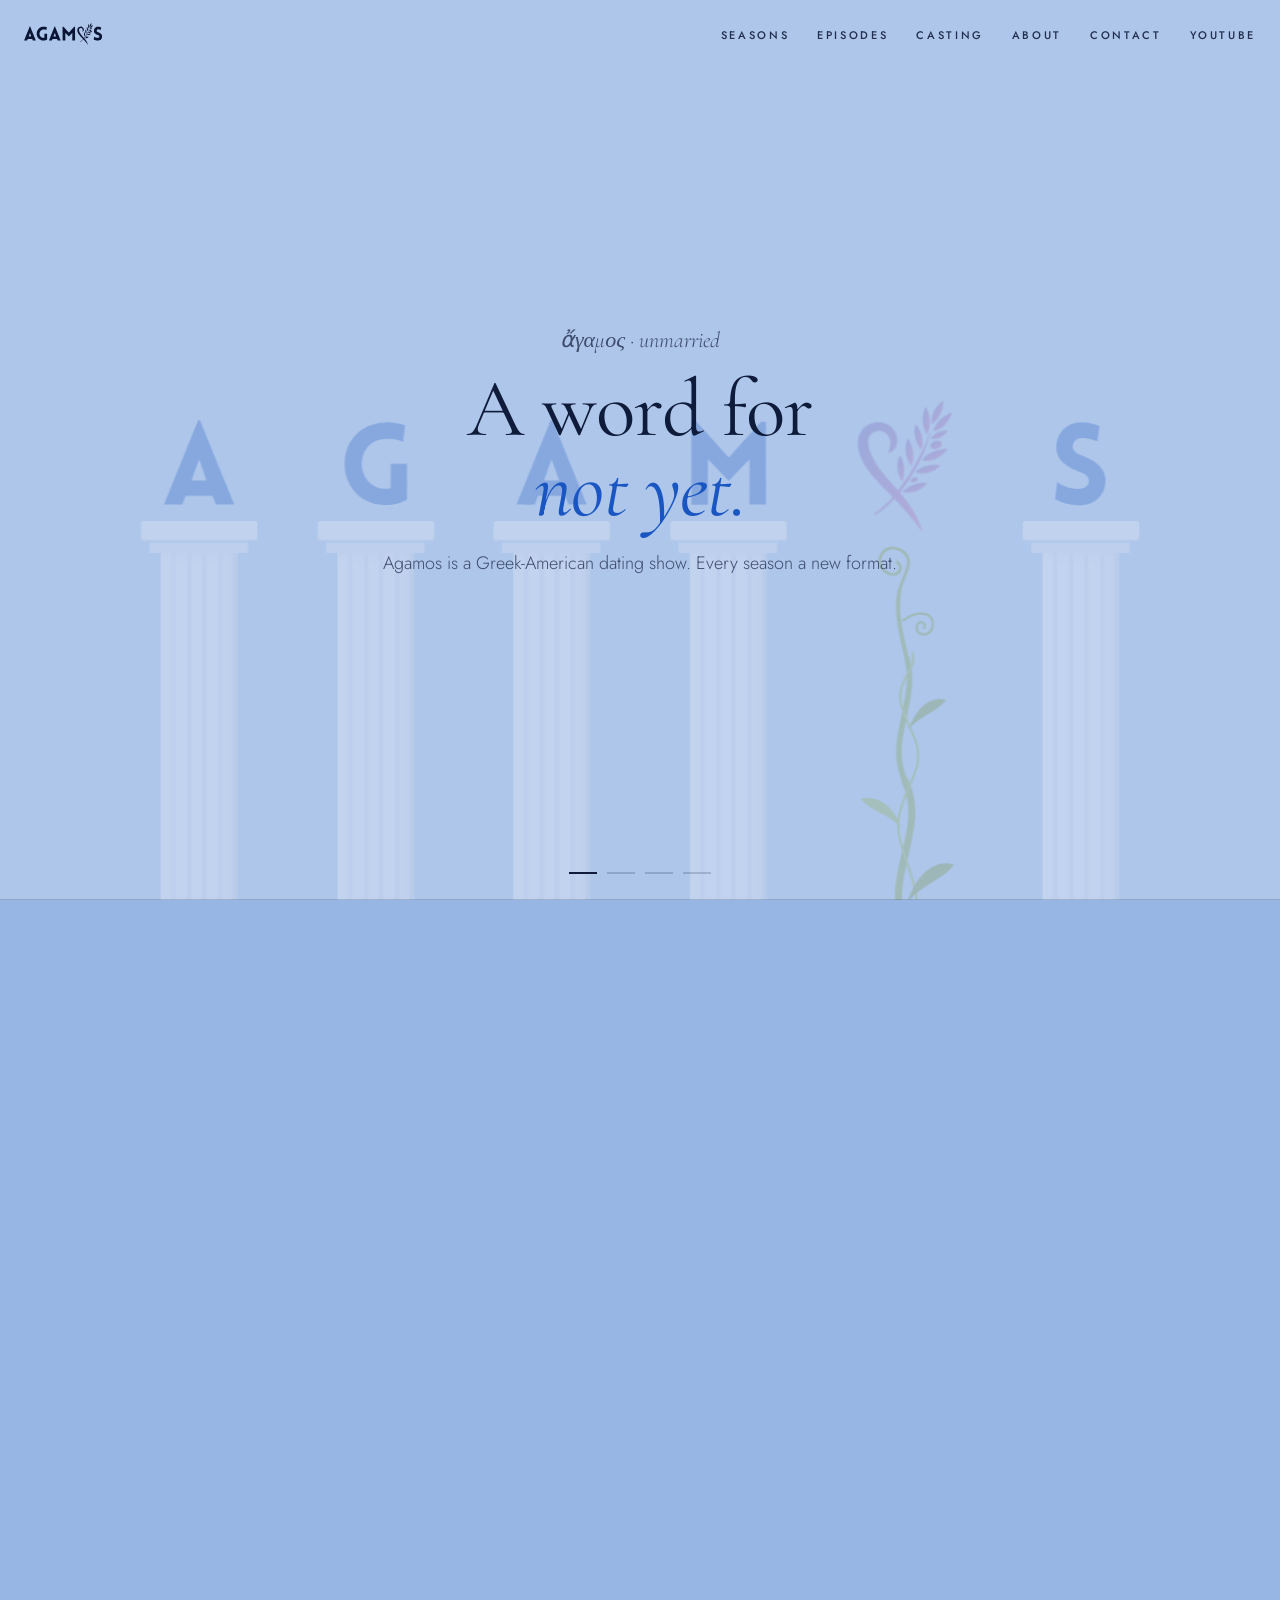
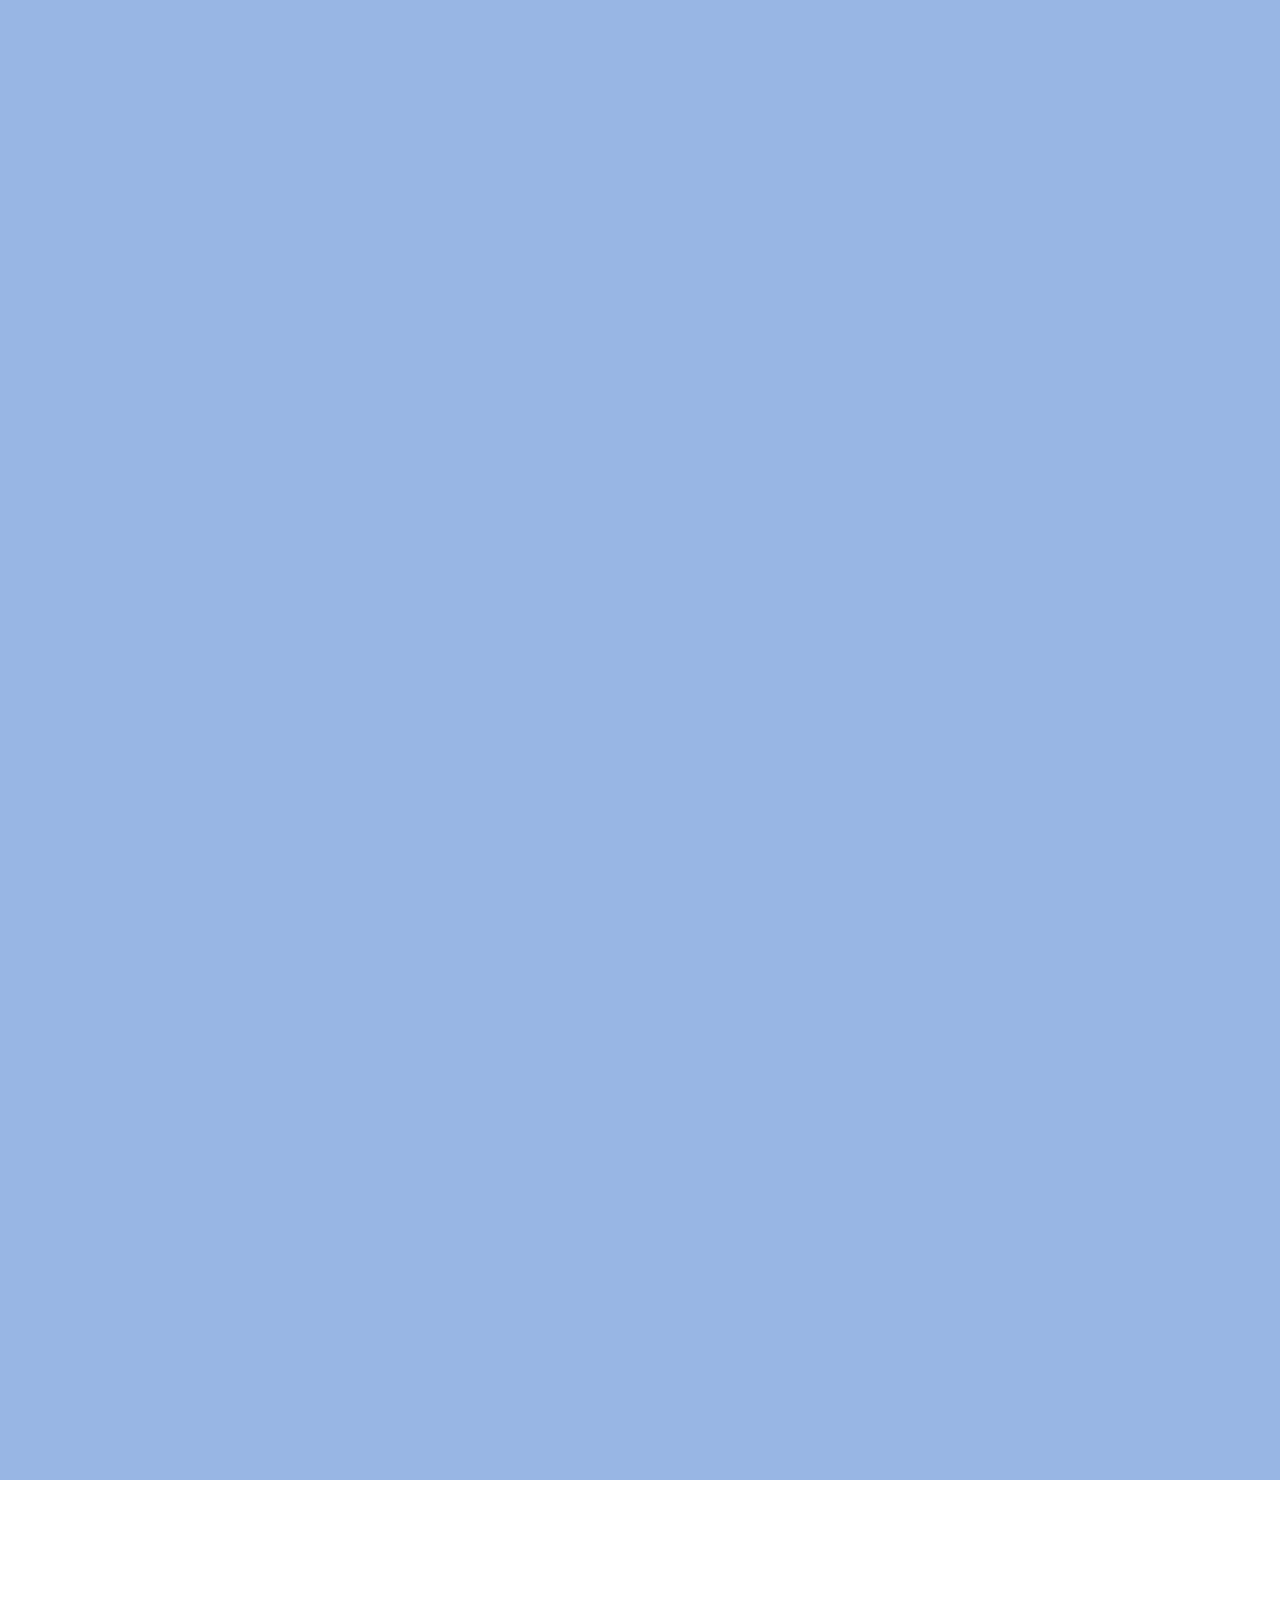
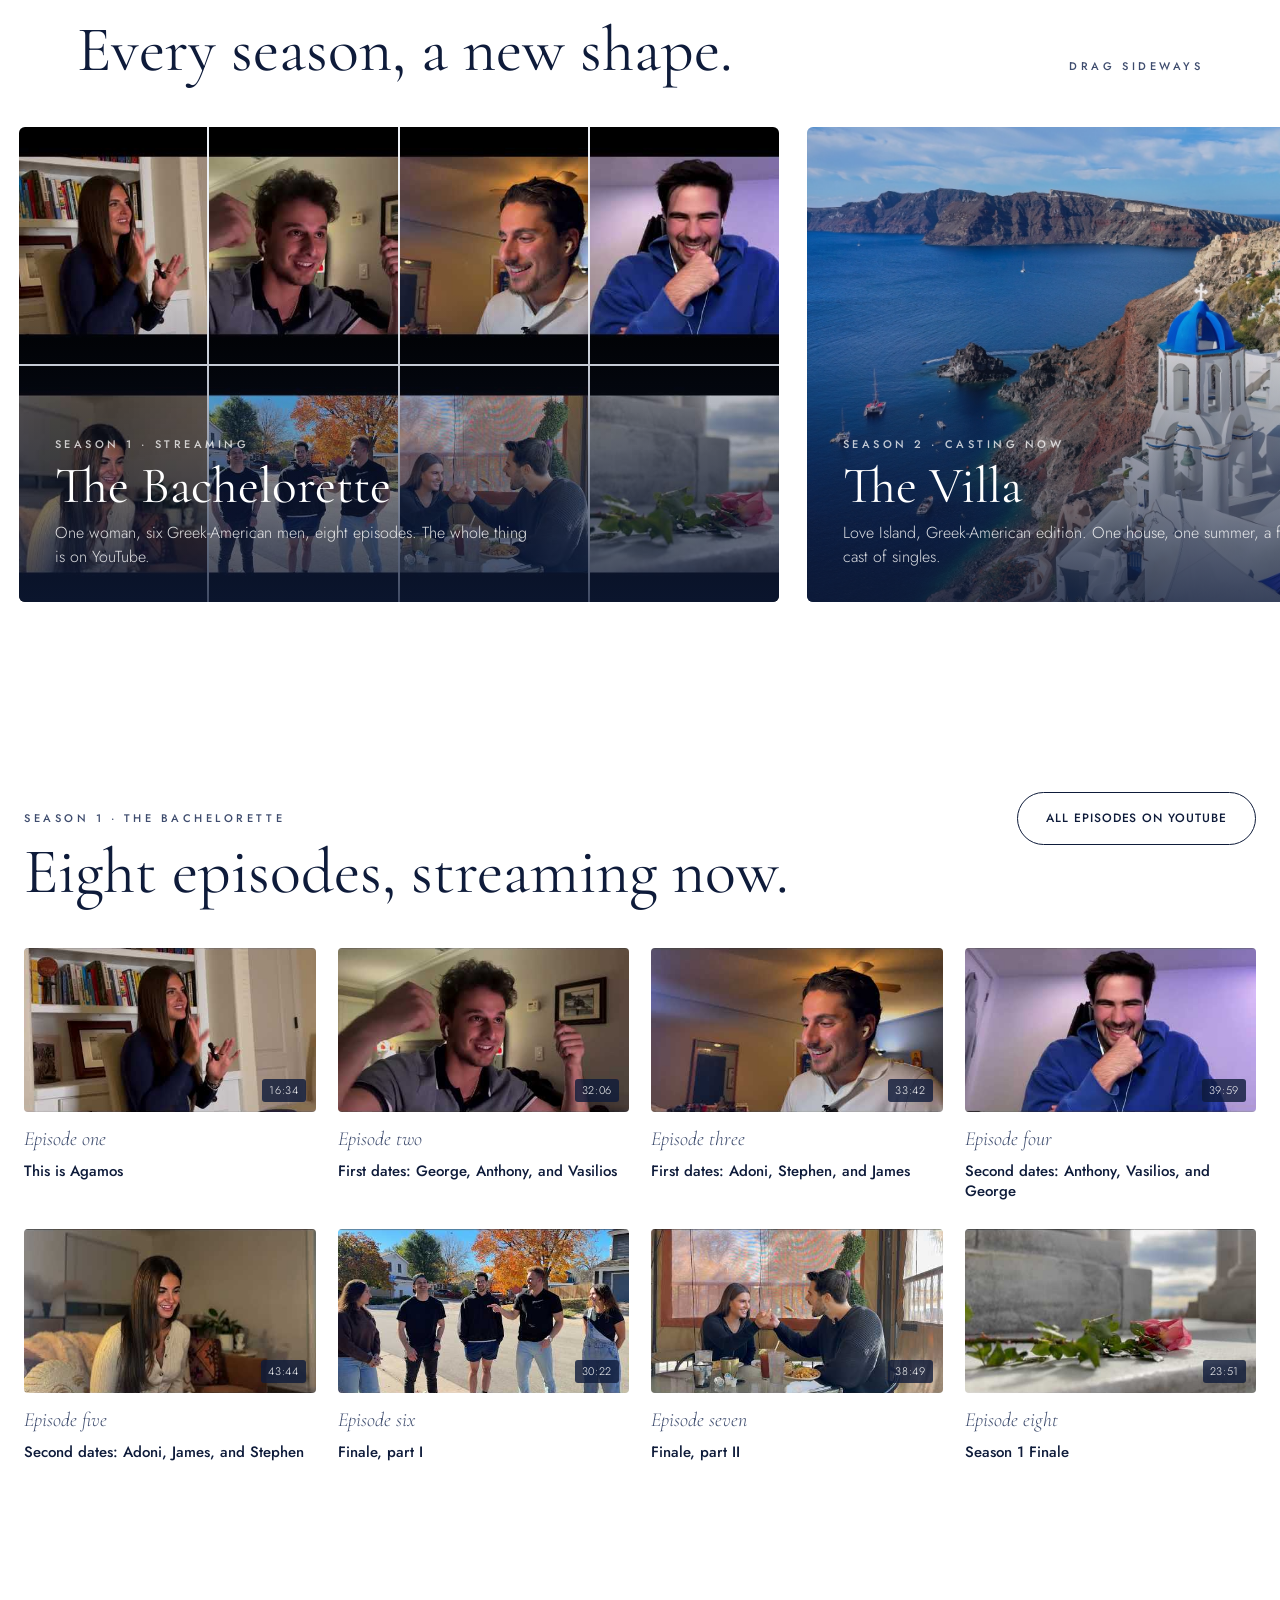
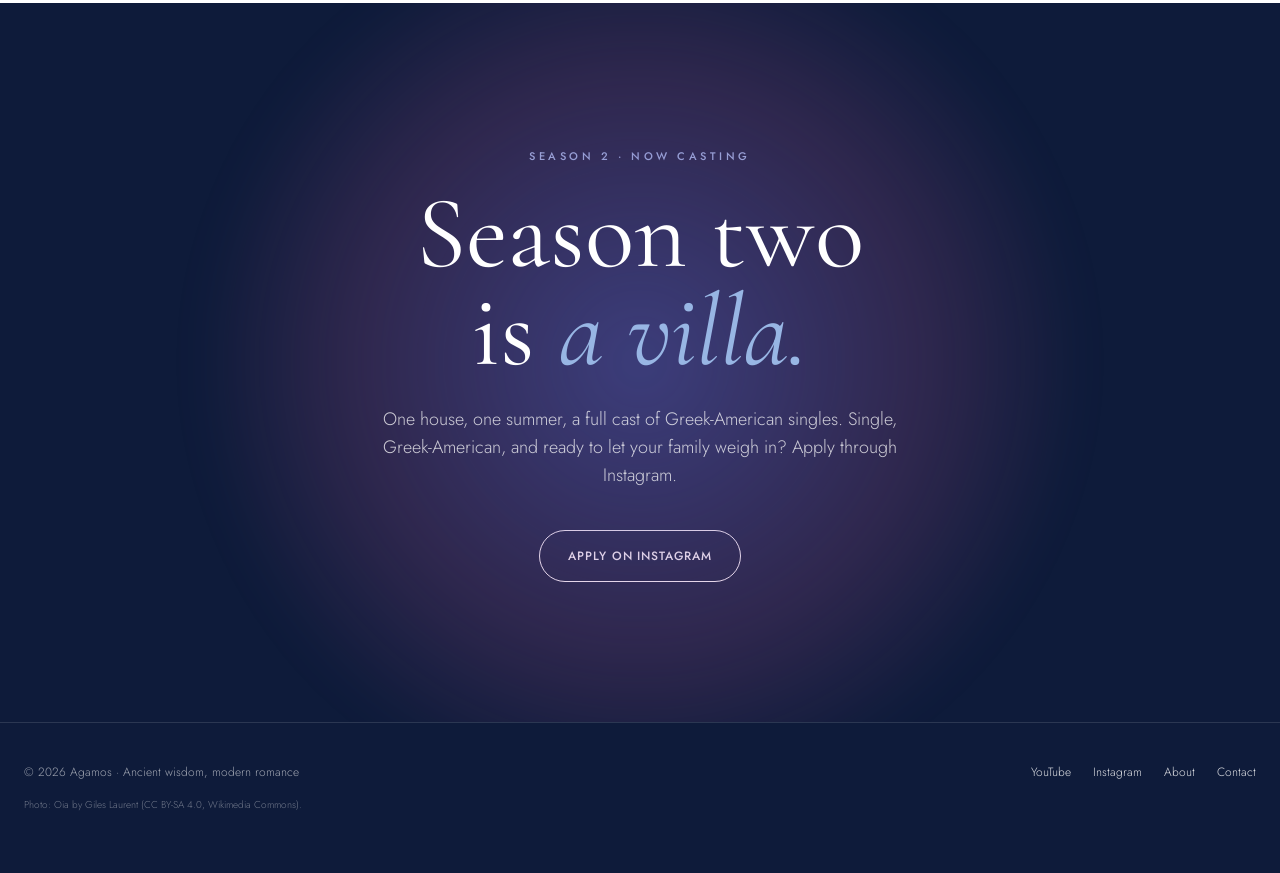
<file: index.html>
<!doctype html>
<html lang="en">
<head>
<meta charset="utf-8">
<meta name="viewport" content="width=device-width, initial-scale=1, viewport-fit=cover">
<meta name="description" content="Agamos is a Greek-American dating show: entertainment, cultural connection, and matchmaking. Season 1 is streaming on YouTube. Season 2 is a villa, casting now.">
<meta property="og:site_name" content="Agamos">
<meta property="og:title" content="Agamos — Ancient wisdom, modern romance">
<meta property="og:description" content="A Greek-American dating show. Season 1 streaming now on YouTube. Season 2 casting.">
<meta property="og:image" content="https://agamos.tv/assets/og.jpg">
<meta property="og:image:width" content="2400">
<meta property="og:image:height" content="1260">
<meta property="og:image:alt" content="AGAMOS spelled out on Greek columns, the O a heart and olive branch on a vine">
<meta name="twitter:card" content="summary_large_image">
<meta name="twitter:title" content="Agamos — Ancient wisdom, modern romance">
<meta name="twitter:description" content="A Greek-American dating show. Season 1 streaming now on YouTube. Season 2 casting.">
<meta name="twitter:image" content="https://agamos.tv/assets/og.jpg">
<meta property="og:url" content="https://agamos.tv/">
<meta property="og:type" content="website">
<link rel="icon" href="assets/mark.svg" type="image/svg+xml">
<link rel="apple-touch-icon" href="assets/logo-square.jpg">
<title>Agamos</title>
<link rel="preconnect" href="https://fonts.googleapis.com">
<link rel="preconnect" href="https://fonts.gstatic.com" crossorigin>
<link rel="stylesheet" href="https://fonts.googleapis.com/css2?family=Jost:wght@300;400;500;600&family=Cormorant+Garamond:ital,wght@0,300;0,400;1,300;1,400&display=swap">
<style>
  :root{
    --sky:#98B6E4; --sky-deep:#7FA3DC; --ink:#0E1B3A; --ink-soft:#3E4C6E; --paper:#FFFFFF; --blue:#1A56C2;
    --marble:#EEF1F6; --line:rgba(14,27,58,.14); --heart:linear-gradient(135deg,#635BB3,#C660A8);
    --sans:"Jost","Futura","Avenir Next",system-ui,sans-serif; --serif:"Cormorant Garamond",Georgia,serif;
  }
  *{box-sizing:border-box} html{scroll-behavior:smooth}
  body{margin:0;background:var(--sky);color:var(--ink);font-family:var(--sans);font-weight:300;line-height:1.55;overflow-x:hidden;-webkit-font-smoothing:antialiased}
  a{color:inherit;text-decoration:none}
  .wrap{width:min(1240px,100% - 48px);margin-inline:auto}
  .eyebrow{text-transform:uppercase;letter-spacing:.32em;font-size:11px;font-weight:500;color:var(--ink-soft)}
  h1,h2,h3{margin:0;font-weight:400}
  .serif{font-family:var(--serif)}
  .btn{display:inline-flex;align-items:center;gap:12px;padding:16px 28px;border:1px solid var(--ink);border-radius:999px;font-weight:500;letter-spacing:.08em;text-transform:uppercase;font-size:12px;transition:background .25s,color .25s,transform .25s}
  .btn:hover{background:var(--ink);color:#fff;transform:translateY(-2px)}
  .btn.solid{background:var(--ink);color:#fff} .btn.solid:hover{background:var(--blue);border-color:var(--blue)}
  .btn.light{border-color:#fff;color:#fff} .btn.light:hover{background:#fff;color:var(--ink)}

  /* nav */
  .nav{position:fixed;top:env(safe-area-inset-top,0px);left:0;right:0;z-index:50;padding:22px 0;mix-blend-mode:multiply}
  .nav .wrap{display:flex;justify-content:space-between;align-items:center}
  .brand{display:block;height:22px} .brand svg{height:22px;width:auto;display:block;fill:var(--ink)}
  .nav ul{display:flex;gap:28px;list-style:none;margin:0;padding:0}
  .nav li a{font-size:11px;letter-spacing:.24em;text-transform:uppercase;font-weight:500;opacity:.85} .nav li a:hover{opacity:1;color:var(--blue)}

  /* hero = the colonnade, animated on load */
  .tag{position:absolute;left:0;right:0;top:12vh;text-align:center;opacity:0;transform:translateY(10px);transition:opacity 0.867s ease,transform 0.867s ease;pointer-events:none}
  .loaded .tag{opacity:1;transform:none;transition-delay:2.08s}
  .tag p{margin:0;font-family:var(--serif);font-style:italic;font-size:clamp(22px,2.6vw,36px);line-height:1.15}
  .tag .eyebrow{display:block;margin-bottom:10px}
  .cue{position:absolute;left:0;right:0;bottom:28px;text-align:center;font-size:10px;letter-spacing:.34em;text-transform:uppercase;font-weight:500;opacity:0;transition:opacity .7s ease 2.5s}
  .loaded .cue{opacity:.7}
  .cue i{display:block;width:1px;height:38px;background:var(--ink);margin:10px auto 0;animation:cue 1.8s infinite}
  @keyframes cue{0%{transform:scaleY(0);transform-origin:top}50%{transform:scaleY(1);transform-origin:top}51%{transform-origin:bottom}100%{transform:scaleY(0);transform-origin:bottom}}
  @keyframes rise{0%{transform:translateY(112.00%)}2%{transform:translateY(109.20%)}4%{transform:translateY(106.40%)}6%{transform:translateY(103.60%)}8%{transform:translateY(100.80%)}10%{transform:translateY(98.00%)}12%{transform:translateY(95.20%)}14%{transform:translateY(92.40%)}16%{transform:translateY(89.60%)}18%{transform:translateY(86.80%)}20%{transform:translateY(84.00%)}22%{transform:translateY(81.20%)}24%{transform:translateY(78.40%)}26%{transform:translateY(75.60%)}28%{transform:translateY(72.80%)}30%{transform:translateY(70.00%)}32%{transform:translateY(67.20%)}34%{transform:translateY(64.40%)}36%{transform:translateY(61.60%)}38%{transform:translateY(58.80%)}40%{transform:translateY(56.00%)}42%{transform:translateY(53.20%)}44%{transform:translateY(50.40%)}46%{transform:translateY(47.60%)}48%{transform:translateY(44.80%)}50%{transform:translateY(42.00%)}52%{transform:translateY(39.20%)}54%{transform:translateY(36.40%)}56%{transform:translateY(33.60%)}58%{transform:translateY(30.80%)}60%{transform:translateY(28.00%)}62%{transform:translateY(25.27%)}64%{transform:translateY(22.68%)}66%{transform:translateY(20.23%)}68%{transform:translateY(17.92%)}70%{transform:translateY(15.75%)}72%{transform:translateY(13.72%)}74%{transform:translateY(11.83%)}76%{transform:translateY(10.08%)}78%{transform:translateY(8.47%)}80%{transform:translateY(7.00%)}82%{transform:translateY(5.67%)}84%{transform:translateY(4.48%)}86%{transform:translateY(3.43%)}88%{transform:translateY(2.52%)}90%{transform:translateY(1.75%)}92%{transform:translateY(1.12%)}94%{transform:translateY(0.63%)}96%{transform:translateY(0.28%)}98%{transform:translateY(0.07%)}100%{transform:translateY(0.00%)}}
  @keyframes land{0%{transform:translateY(calc(var(--j) * -0.000))}2%{transform:translateY(calc(var(--j) * -0.000))}4%{transform:translateY(calc(var(--j) * -0.000))}6%{transform:translateY(calc(var(--j) * -0.000))}8%{transform:translateY(calc(var(--j) * -0.000))}10%{transform:translateY(calc(var(--j) * -0.000))}12%{transform:translateY(calc(var(--j) * -0.000))}14%{transform:translateY(calc(var(--j) * -0.000))}16%{transform:translateY(calc(var(--j) * -0.000))}18%{transform:translateY(calc(var(--j) * -0.000))}20%{transform:translateY(calc(var(--j) * -0.000))}22%{transform:translateY(calc(var(--j) * -0.000))}24%{transform:translateY(calc(var(--j) * -0.000))}26%{transform:translateY(calc(var(--j) * -0.000))}28%{transform:translateY(calc(var(--j) * -0.000))}30%{transform:translateY(calc(var(--j) * -0.000))}32%{transform:translateY(calc(var(--j) * -0.000))}34%{transform:translateY(calc(var(--j) * -0.000))}36%{transform:translateY(calc(var(--j) * -0.000))}38%{transform:translateY(calc(var(--j) * -0.000))}40%{transform:translateY(calc(var(--j) * -0.000))}42%{transform:translateY(calc(var(--j) * -0.005))}44%{transform:translateY(calc(var(--j) * -0.019))}46%{transform:translateY(calc(var(--j) * -0.043))}48%{transform:translateY(calc(var(--j) * -0.077))}50%{transform:translateY(calc(var(--j) * -0.120))}52%{transform:translateY(calc(var(--j) * -0.172))}54%{transform:translateY(calc(var(--j) * -0.234))}56%{transform:translateY(calc(var(--j) * -0.306))}58%{transform:translateY(calc(var(--j) * -0.384))}60%{transform:translateY(calc(var(--j) * -0.475))}62%{transform:translateY(calc(var(--j) * -0.575))}64%{transform:translateY(calc(var(--j) * -0.689))}66%{transform:translateY(calc(var(--j) * -0.808))}68%{transform:translateY(calc(var(--j) * -0.923))}70%{transform:translateY(calc(var(--j) * -0.986))}72%{transform:translateY(calc(var(--j) * -0.997))}74%{transform:translateY(calc(var(--j) * -0.956))}76%{transform:translateY(calc(var(--j) * -0.855))}78%{transform:translateY(calc(var(--j) * -0.702))}80%{transform:translateY(calc(var(--j) * -0.496))}82%{transform:translateY(calc(var(--j) * -0.235))}84%{transform:translateY(calc(var(--j) * -0.022))}86%{transform:translateY(calc(var(--j) * -0.081))}88%{transform:translateY(calc(var(--j) * -0.086))}90%{transform:translateY(calc(var(--j) * -0.036))}92%{transform:translateY(calc(var(--j) * -0.008))}94%{transform:translateY(calc(var(--j) * -0.000))}96%{transform:translateY(calc(var(--j) * -0.000))}98%{transform:translateY(calc(var(--j) * -0.000))}100%{transform:translateY(calc(var(--j) * -0.000))}}
  @keyframes draw{to{stroke-dashoffset:0}}
  @keyframes leaf{from{opacity:0;transform:scale(.1)}to{opacity:1;transform:scale(1)}}
  @keyframes grow{0%{clip-path:inset(100.00% 0 0 0)}2%{clip-path:inset(96.25% 0 0 0)}4%{clip-path:inset(92.50% 0 0 0)}6%{clip-path:inset(88.75% 0 0 0)}8%{clip-path:inset(85.00% 0 0 0)}10%{clip-path:inset(81.25% 0 0 0)}12%{clip-path:inset(77.50% 0 0 0)}14%{clip-path:inset(73.75% 0 0 0)}16%{clip-path:inset(70.00% 0 0 0)}18%{clip-path:inset(66.25% 0 0 0)}20%{clip-path:inset(62.50% 0 0 0)}22%{clip-path:inset(58.75% 0 0 0)}24%{clip-path:inset(55.00% 0 0 0)}26%{clip-path:inset(51.25% 0 0 0)}28%{clip-path:inset(47.50% 0 0 0)}30%{clip-path:inset(43.75% 0 0 0)}32%{clip-path:inset(40.00% 0 0 0)}34%{clip-path:inset(36.25% 0 0 0)}36%{clip-path:inset(32.50% 0 0 0)}38%{clip-path:inset(28.75% 0 0 0)}40%{clip-path:inset(25.00% 0 0 0)}42%{clip-path:inset(21.39% 0 0 0)}44%{clip-path:inset(18.06% 0 0 0)}46%{clip-path:inset(15.02% 0 0 0)}48%{clip-path:inset(12.25% 0 0 0)}50%{clip-path:inset(9.77% 0 0 0)}52%{clip-path:inset(7.56% 0 0 0)}54%{clip-path:inset(5.64% 0 0 0)}56%{clip-path:inset(4.00% 0 0 0)}58%{clip-path:inset(2.64% 0 0 0)}60%{clip-path:inset(1.56% 0 0 0)}62%{clip-path:inset(0.77% 0 0 0)}64%{clip-path:inset(0.25% 0 0 0)}66%{clip-path:inset(0.02% 0 0 0)}68%{clip-path:inset(0.00% 0 0 0)}70%{clip-path:inset(0.00% 0 0 0)}72%{clip-path:inset(0.00% 0 0 0)}74%{clip-path:inset(0.00% 0 0 0)}76%{clip-path:inset(0.00% 0 0 0)}78%{clip-path:inset(0.00% 0 0 0)}80%{clip-path:inset(0.00% 0 0 0)}82%{clip-path:inset(0.00% 0 0 0)}84%{clip-path:inset(0.00% 0 0 0)}86%{clip-path:inset(0.00% 0 0 0)}88%{clip-path:inset(0.00% 0 0 0)}90%{clip-path:inset(0.00% 0 0 0)}92%{clip-path:inset(0.00% 0 0 0)}94%{clip-path:inset(0.00% 0 0 0)}96%{clip-path:inset(0.00% 0 0 0)}98%{clip-path:inset(0.00% 0 0 0)}100%{clip-path:inset(0.00% 0 0 0)}}
  @keyframes heartRise{0%{opacity:1;transform:translateY(calc((var(--stemh) + 1.05em) * 1.0000 + var(--j) * -0.000)) scaleX(1.000)}1%{opacity:1;transform:translateY(calc((var(--stemh) + 1.05em) * 0.9812 + var(--j) * -0.000)) scaleX(0.972)}2%{opacity:1;transform:translateY(calc((var(--stemh) + 1.05em) * 0.9625 + var(--j) * -0.000)) scaleX(0.891)}3%{opacity:1;transform:translateY(calc((var(--stemh) + 1.05em) * 0.9437 + var(--j) * -0.000)) scaleX(0.760)}4%{opacity:1;transform:translateY(calc((var(--stemh) + 1.05em) * 0.9250 + var(--j) * -0.000)) scaleX(0.588)}5%{opacity:1;transform:translateY(calc((var(--stemh) + 1.05em) * 0.9062 + var(--j) * -0.000)) scaleX(0.383)}6%{opacity:1;transform:translateY(calc((var(--stemh) + 1.05em) * 0.8875 + var(--j) * -0.000)) scaleX(0.156)}7%{opacity:1;transform:translateY(calc((var(--stemh) + 1.05em) * 0.8688 + var(--j) * -0.000)) scaleX(-0.140)}8%{opacity:1;transform:translateY(calc((var(--stemh) + 1.05em) * 0.8500 + var(--j) * -0.000)) scaleX(-0.309)}9%{opacity:1;transform:translateY(calc((var(--stemh) + 1.05em) * 0.8313 + var(--j) * -0.000)) scaleX(-0.522)}10%{opacity:1;transform:translateY(calc((var(--stemh) + 1.05em) * 0.8125 + var(--j) * -0.000)) scaleX(-0.707)}11%{opacity:1;transform:translateY(calc((var(--stemh) + 1.05em) * 0.7937 + var(--j) * -0.000)) scaleX(-0.853)}12%{opacity:1;transform:translateY(calc((var(--stemh) + 1.05em) * 0.7750 + var(--j) * -0.000)) scaleX(-0.951)}13%{opacity:1;transform:translateY(calc((var(--stemh) + 1.05em) * 0.7562 + var(--j) * -0.000)) scaleX(-0.997)}14%{opacity:1;transform:translateY(calc((var(--stemh) + 1.05em) * 0.7375 + var(--j) * -0.000)) scaleX(-0.988)}15%{opacity:1;transform:translateY(calc((var(--stemh) + 1.05em) * 0.7188 + var(--j) * -0.000)) scaleX(-0.924)}16%{opacity:1;transform:translateY(calc((var(--stemh) + 1.05em) * 0.7000 + var(--j) * -0.000)) scaleX(-0.809)}17%{opacity:1;transform:translateY(calc((var(--stemh) + 1.05em) * 0.6812 + var(--j) * -0.000)) scaleX(-0.649)}18%{opacity:1;transform:translateY(calc((var(--stemh) + 1.05em) * 0.6625 + var(--j) * -0.000)) scaleX(-0.454)}19%{opacity:1;transform:translateY(calc((var(--stemh) + 1.05em) * 0.6437 + var(--j) * -0.000)) scaleX(-0.233)}20%{opacity:1;transform:translateY(calc((var(--stemh) + 1.05em) * 0.6250 + var(--j) * -0.000)) scaleX(0.140)}21%{opacity:1;transform:translateY(calc((var(--stemh) + 1.05em) * 0.6062 + var(--j) * -0.000)) scaleX(0.233)}22%{opacity:1;transform:translateY(calc((var(--stemh) + 1.05em) * 0.5875 + var(--j) * -0.000)) scaleX(0.454)}23%{opacity:1;transform:translateY(calc((var(--stemh) + 1.05em) * 0.5687 + var(--j) * -0.000)) scaleX(0.649)}24%{opacity:1;transform:translateY(calc((var(--stemh) + 1.05em) * 0.5500 + var(--j) * -0.000)) scaleX(0.809)}25%{opacity:1;transform:translateY(calc((var(--stemh) + 1.05em) * 0.5312 + var(--j) * -0.000)) scaleX(0.924)}26%{opacity:1;transform:translateY(calc((var(--stemh) + 1.05em) * 0.5125 + var(--j) * -0.000)) scaleX(0.988)}27%{opacity:1;transform:translateY(calc((var(--stemh) + 1.05em) * 0.4938 + var(--j) * -0.000)) scaleX(0.997)}28%{opacity:1;transform:translateY(calc((var(--stemh) + 1.05em) * 0.4750 + var(--j) * -0.000)) scaleX(0.951)}29%{opacity:1;transform:translateY(calc((var(--stemh) + 1.05em) * 0.4563 + var(--j) * -0.000)) scaleX(0.853)}30%{opacity:1;transform:translateY(calc((var(--stemh) + 1.05em) * 0.4375 + var(--j) * -0.000)) scaleX(0.707)}31%{opacity:1;transform:translateY(calc((var(--stemh) + 1.05em) * 0.4188 + var(--j) * -0.000)) scaleX(0.522)}32%{opacity:1;transform:translateY(calc((var(--stemh) + 1.05em) * 0.4000 + var(--j) * -0.000)) scaleX(0.309)}33%{opacity:1;transform:translateY(calc((var(--stemh) + 1.05em) * 0.3812 + var(--j) * -0.000)) scaleX(0.140)}34%{opacity:1;transform:translateY(calc((var(--stemh) + 1.05em) * 0.3625 + var(--j) * -0.000)) scaleX(-0.156)}35%{opacity:1;transform:translateY(calc((var(--stemh) + 1.05em) * 0.3438 + var(--j) * -0.000)) scaleX(-0.383)}36%{opacity:1;transform:translateY(calc((var(--stemh) + 1.05em) * 0.3250 + var(--j) * -0.000)) scaleX(-0.588)}37%{opacity:1;transform:translateY(calc((var(--stemh) + 1.05em) * 0.3063 + var(--j) * -0.000)) scaleX(-0.760)}38%{opacity:1;transform:translateY(calc((var(--stemh) + 1.05em) * 0.2875 + var(--j) * -0.000)) scaleX(-0.891)}39%{opacity:1;transform:translateY(calc((var(--stemh) + 1.05em) * 0.2688 + var(--j) * -0.000)) scaleX(-0.972)}40%{opacity:1;transform:translateY(calc((var(--stemh) + 1.05em) * 0.2500 + var(--j) * -0.000)) scaleX(-1.000)}41%{opacity:1;transform:translateY(calc((var(--stemh) + 1.05em) * 0.2316 + var(--j) * -0.001)) scaleX(-0.973)}42%{opacity:1;transform:translateY(calc((var(--stemh) + 1.05em) * 0.2139 + var(--j) * -0.005)) scaleX(-0.899)}43%{opacity:1;transform:translateY(calc((var(--stemh) + 1.05em) * 0.1969 + var(--j) * -0.011)) scaleX(-0.786)}44%{opacity:1;transform:translateY(calc((var(--stemh) + 1.05em) * 0.1806 + var(--j) * -0.019)) scaleX(-0.643)}45%{opacity:1;transform:translateY(calc((var(--stemh) + 1.05em) * 0.1650 + var(--j) * -0.030)) scaleX(-0.482)}46%{opacity:1;transform:translateY(calc((var(--stemh) + 1.05em) * 0.1502 + var(--j) * -0.043)) scaleX(-0.311)}47%{opacity:1;transform:translateY(calc((var(--stemh) + 1.05em) * 0.1360 + var(--j) * -0.059)) scaleX(-0.140)}48%{opacity:1;transform:translateY(calc((var(--stemh) + 1.05em) * 0.1225 + var(--j) * -0.077)) scaleX(0.140)}49%{opacity:1;transform:translateY(calc((var(--stemh) + 1.05em) * 0.1097 + var(--j) * -0.097)) scaleX(0.191)}50%{opacity:1;transform:translateY(calc((var(--stemh) + 1.05em) * 0.0977 + var(--j) * -0.120)) scaleX(0.337)}51%{opacity:1;transform:translateY(calc((var(--stemh) + 1.05em) * 0.0863 + var(--j) * -0.145)) scaleX(0.467)}52%{opacity:1;transform:translateY(calc((var(--stemh) + 1.05em) * 0.0756 + var(--j) * -0.172)) scaleX(0.581)}53%{opacity:1;transform:translateY(calc((var(--stemh) + 1.05em) * 0.0657 + var(--j) * -0.202)) scaleX(0.678)}54%{opacity:1;transform:translateY(calc((var(--stemh) + 1.05em) * 0.0564 + var(--j) * -0.234)) scaleX(0.759)}55%{opacity:1;transform:translateY(calc((var(--stemh) + 1.05em) * 0.0479 + var(--j) * -0.269)) scaleX(0.825)}56%{opacity:1;transform:translateY(calc((var(--stemh) + 1.05em) * 0.0400 + var(--j) * -0.306)) scaleX(0.876)}57%{opacity:1;transform:translateY(calc((var(--stemh) + 1.05em) * 0.0329 + var(--j) * -0.345)) scaleX(0.916)}58%{opacity:1;transform:translateY(calc((var(--stemh) + 1.05em) * 0.0264 + var(--j) * -0.384)) scaleX(0.945)}59%{opacity:1;transform:translateY(calc((var(--stemh) + 1.05em) * 0.0207 + var(--j) * -0.432)) scaleX(0.966)}60%{opacity:1;transform:translateY(calc((var(--stemh) + 1.05em) * 0.0156 + var(--j) * -0.475)) scaleX(0.981)}61%{opacity:1;transform:translateY(calc((var(--stemh) + 1.05em) * 0.0113 + var(--j) * -0.527)) scaleX(0.990)}62%{opacity:1;transform:translateY(calc((var(--stemh) + 1.05em) * 0.0077 + var(--j) * -0.575)) scaleX(0.995)}63%{opacity:1;transform:translateY(calc((var(--stemh) + 1.05em) * 0.0047 + var(--j) * -0.632)) scaleX(0.998)}64%{opacity:1;transform:translateY(calc((var(--stemh) + 1.05em) * 0.0025 + var(--j) * -0.689)) scaleX(1.000)}65%{opacity:1;transform:translateY(calc((var(--stemh) + 1.05em) * 0.0010 + var(--j) * -0.747)) scaleX(1.000)}66%{opacity:1;transform:translateY(calc((var(--stemh) + 1.05em) * 0.0002 + var(--j) * -0.808)) scaleX(1.000)}67%{opacity:1;transform:translateY(calc((var(--stemh) + 1.05em) * 0.0000 + var(--j) * -0.871)) scaleX(1.000)}68%{opacity:1;transform:translateY(calc((var(--stemh) + 1.05em) * 0.0000 + var(--j) * -0.923)) scaleX(1.000)}69%{opacity:1;transform:translateY(calc((var(--stemh) + 1.05em) * 0.0000 + var(--j) * -0.962)) scaleX(1.000)}70%{opacity:1;transform:translateY(calc((var(--stemh) + 1.05em) * 0.0000 + var(--j) * -0.986)) scaleX(1.000)}71%{opacity:1;transform:translateY(calc((var(--stemh) + 1.05em) * 0.0000 + var(--j) * -0.999)) scaleX(1.000)}72%{opacity:1;transform:translateY(calc((var(--stemh) + 1.05em) * 0.0000 + var(--j) * -0.997)) scaleX(1.000)}73%{opacity:1;transform:translateY(calc((var(--stemh) + 1.05em) * 0.0000 + var(--j) * -0.982)) scaleX(1.000)}74%{opacity:1;transform:translateY(calc((var(--stemh) + 1.05em) * 0.0000 + var(--j) * -0.956)) scaleX(1.000)}75%{opacity:1;transform:translateY(calc((var(--stemh) + 1.05em) * 0.0000 + var(--j) * -0.911)) scaleX(1.000)}76%{opacity:1;transform:translateY(calc((var(--stemh) + 1.05em) * 0.0000 + var(--j) * -0.855)) scaleX(1.000)}77%{opacity:1;transform:translateY(calc((var(--stemh) + 1.05em) * 0.0000 + var(--j) * -0.786)) scaleX(1.000)}78%{opacity:1;transform:translateY(calc((var(--stemh) + 1.05em) * 0.0000 + var(--j) * -0.702)) scaleX(1.000)}79%{opacity:1;transform:translateY(calc((var(--stemh) + 1.05em) * 0.0000 + var(--j) * -0.606)) scaleX(1.000)}80%{opacity:1;transform:translateY(calc((var(--stemh) + 1.05em) * 0.0000 + var(--j) * -0.496)) scaleX(1.000)}81%{opacity:1;transform:translateY(calc((var(--stemh) + 1.05em) * 0.0000 + var(--j) * -0.372)) scaleX(1.000)}82%{opacity:1;transform:translateY(calc((var(--stemh) + 1.05em) * 0.0000 + var(--j) * -0.235)) scaleX(1.000)}83%{opacity:1;transform:translateY(calc((var(--stemh) + 1.05em) * 0.0000 + var(--j) * -0.095)) scaleX(1.000)}84%{opacity:1;transform:translateY(calc((var(--stemh) + 1.05em) * 0.0000 + var(--j) * -0.022)) scaleX(1.000)}85%{opacity:1;transform:translateY(calc((var(--stemh) + 1.05em) * 0.0000 + var(--j) * -0.056)) scaleX(1.000)}86%{opacity:1;transform:translateY(calc((var(--stemh) + 1.05em) * 0.0000 + var(--j) * -0.081)) scaleX(1.000)}87%{opacity:1;transform:translateY(calc((var(--stemh) + 1.05em) * 0.0000 + var(--j) * -0.090)) scaleX(1.000)}88%{opacity:1;transform:translateY(calc((var(--stemh) + 1.05em) * 0.0000 + var(--j) * -0.086)) scaleX(1.000)}89%{opacity:1;transform:translateY(calc((var(--stemh) + 1.05em) * 0.0000 + var(--j) * -0.068)) scaleX(1.000)}90%{opacity:1;transform:translateY(calc((var(--stemh) + 1.05em) * 0.0000 + var(--j) * -0.036)) scaleX(1.000)}91%{opacity:1;transform:translateY(calc((var(--stemh) + 1.05em) * 0.0000 + var(--j) * -0.002)) scaleX(1.000)}92%{opacity:1;transform:translateY(calc((var(--stemh) + 1.05em) * 0.0000 + var(--j) * -0.008)) scaleX(1.000)}93%{opacity:1;transform:translateY(calc((var(--stemh) + 1.05em) * 0.0000 + var(--j) * -0.001)) scaleX(1.000)}94%{opacity:1;transform:translateY(calc((var(--stemh) + 1.05em) * 0.0000 + var(--j) * -0.000)) scaleX(1.000)}95%{opacity:1;transform:translateY(calc((var(--stemh) + 1.05em) * 0.0000 + var(--j) * -0.000)) scaleX(1.000)}96%{opacity:1;transform:translateY(calc((var(--stemh) + 1.05em) * 0.0000 + var(--j) * -0.000)) scaleX(1.000)}97%{opacity:1;transform:translateY(calc((var(--stemh) + 1.05em) * 0.0000 + var(--j) * -0.000)) scaleX(1.000)}98%{opacity:1;transform:translateY(calc((var(--stemh) + 1.05em) * 0.0000 + var(--j) * -0.000)) scaleX(1.000)}99%{opacity:1;transform:translateY(calc((var(--stemh) + 1.05em) * 0.0000 + var(--j) * -0.000)) scaleX(1.000)}100%{opacity:1;transform:translateY(calc((var(--stemh) + 1.05em) * 0.0000 + var(--j) * -0.000)) scaleX(1.000)}}
  @keyframes glow{0%{opacity:0;transform:scale(.4)}30%{opacity:.9}100%{opacity:0;transform:scale(1.8)}}
  @keyframes spark{0%{opacity:0;transform:translate(0,0) scale(.2) rotate(0deg)}25%{opacity:1}100%{opacity:0;transform:translate(var(--dx),var(--dy)) scale(1) rotate(90deg)}}
  @keyframes fadeIn{to{opacity:1}} @keyframes fadeOut{to{opacity:0}}
  /* columns push up in order; each letter overshoots on landing, more toward the S */
  /* rise: a firm push with a crisp stop (1.0s); the letter hops at the stop, so hops ripple left to right */
  .loaded .col.stone{animation:rise 0.725s linear var(--cd) both}
  .loaded .col.stone .letter{animation:land 1.08s linear var(--cd) both}
  .col:nth-child(1){--j:6px;--cd:0.0725s}
  .col:nth-child(2){--j:11px;--cd:0.218s}
  .col:nth-child(3){--j:16px;--cd:0.362s}
  .col:nth-child(4){--j:22px;--cd:0.508s}
  .col:nth-child(6){--j:34px;--cd:0.8s}
  /* heart: spins up from the ground, lands with a hop and a sparkle, then the vine grows beneath it */
  /* vine: grows from the ground over --gd; the heart rides the tip and flips around its vertical axis on the way up */
  .col.vine{transform:none;--j:30px;--vd:0.65s;--gd:0.901s;--stemh:calc(60vh - 1.38em)}
  .col.vine .stem svg{clip-path:inset(100% 0 0 0)}
  .loaded .col.vine .stem svg{animation:grow 1.08s linear var(--vd) forwards}
  .heart-wrap{position:relative;z-index:2;flex:0 0 auto;font-size:clamp(44px,7.2vw,124px);opacity:0;transform:translateY(calc(var(--stemh) + 1.05em)) scaleX(1);transform-origin:50% 50%}
  .loaded .heart-wrap{animation:heartRise 1.08s linear var(--vd) forwards}
  .letter.heart .u-blue{fill:var(--blue)} .letter.heart .u-grad{fill:url(#hg)}
  .loaded .letter.heart .u-blue{animation:fadeOut 0.333s ease calc(var(--vd) + var(--gd) - 0.0694s) forwards}
  .sparkle{position:absolute;inset:-30% -30%;pointer-events:none}
  .sparkle .glow{position:absolute;left:50%;top:50%;width:70%;aspect-ratio:1;border-radius:50%;margin:-35% 0 0 -35%;background:radial-gradient(circle,rgba(255,255,255,.95),rgba(198,96,168,.35) 45%,transparent 70%);opacity:0}
  .loaded .sparkle .glow{animation:glow 0.667s ease-out calc(var(--vd) + var(--gd)) both}
  .sparkle i{position:absolute;left:50%;top:50%;width:14px;height:14px;margin:-7px 0 0 -7px;opacity:0;background:#fff;clip-path:polygon(50% 0,62% 38%,100% 50%,62% 62%,50% 100%,38% 62%,0 50%,38% 38%)}
  .loaded .sparkle i:not(.twin){animation:spark 0.583s ease-out var(--sd) both}
  .sparkle i.twin{width:12px;height:12px;margin:-6px 0 0 -6px;z-index:2}
  .wisp{position:absolute;left:0;top:0;width:14px;height:14px;margin:-7px 0 0 -7px;border-radius:50%;background:radial-gradient(circle,rgba(255,255,255,.9),rgba(255,255,255,.35) 45%,rgba(255,255,255,0) 70%);filter:blur(1.5px);pointer-events:none;will-change:transform,opacity}
  .sparkle i:nth-child(2){--dx:-58px;--dy:-44px;--sd:calc(var(--vd) + var(--gd) + 0.0167s)} .sparkle i:nth-child(3){--dx:52px;--dy:-60px;--sd:calc(var(--vd) + var(--gd) + 0.0417s);width:10px;height:10px}
  .sparkle i:nth-child(4){--dx:70px;--dy:8px;--sd:calc(var(--vd) + var(--gd) + 0.075s)} .sparkle i:nth-child(5){--dx:-66px;--dy:18px;--sd:calc(var(--vd) + var(--gd) + 0.0333s);width:9px;height:9px}
  .sparkle i:nth-child(6){--dx:-20px;--dy:-74px;--sd:calc(var(--vd) + var(--gd) + 0.0917s);width:11px;height:11px} .sparkle i:nth-child(7){--dx:34px;--dy:56px;--sd:calc(var(--vd) + var(--gd) + 0.0583s)}
  .sparkle i:nth-child(8){--dx:-44px;--dy:56px;--sd:calc(var(--vd) + var(--gd) + 0.1s);width:8px;height:8px} .sparkle i:nth-child(9){--dx:22px;--dy:-26px;--sd:calc(var(--vd) + var(--gd) + 0s);width:8px;height:8px}
  /* the vine column (5th) */
  .col.vine{justify-content:flex-end}
  .col.vine .stem{width:44%;flex:1 1 0;min-height:0;position:relative}
  .col.vine svg.v{position:absolute;left:50%;top:0;height:100%;width:auto;aspect-ratio:1/4;transform:translateX(-50%);overflow:visible}
  .col.vine .v .stemline{fill:none;stroke:#7A9A2E;stroke-linecap:round;stroke-linejoin:round}
  .col.vine .v .w1{stroke-width:7.2} .col.vine .v .w2{stroke-width:5.6} .col.vine .v .w3{stroke-width:4.2} .col.vine .v .w4{stroke-width:3}
  .col.vine .v .curl{fill:none;stroke:#7A9A2E;stroke-width:2.4;stroke-linecap:round}
  .col.vine .v .stem2{fill:none;stroke:#8DB13A;stroke-width:2.3;stroke-linecap:round}
  .col.vine .v .leaf{fill:#8DB13A}
  .col.vine .v .leaf.d{fill:#6E8C2A}
  /* the heart O */

  /* sky: a soft sun and dawn gradient, fading in after the columns settle */
  .sky{position:absolute;inset:0;pointer-events:none;overflow:hidden;background:linear-gradient(180deg,#B3C8EE 0%,#98B6E4 55%,#98B6E4 100%)}
  .sky:not(.on) .sun,.sky:not(.on) .bird{opacity:0!important;animation:none!important}
  .sky.on .sun{animation:breathe 7s ease-in-out 1s infinite,bloom .9s cubic-bezier(.2,.8,.2,1) both}
  .sky.on .bird{animation-name:fly,appear;animation-duration:var(--dur),1.2s;animation-timing-function:linear,ease;animation-delay:var(--del),.15s;animation-iteration-count:infinite,1;animation-fill-mode:none,forwards}
  @keyframes bloom{0%{opacity:0;transform:scale(.55)}60%{opacity:.95;transform:scale(1.06)}100%{opacity:.85;transform:scale(1)}}
  @keyframes appear{to{opacity:.7}}
  .sun{position:absolute;right:12%;top:9%;transform-origin:50% 50%;width:min(24vw,150px);aspect-ratio:1;border-radius:50%;background:radial-gradient(circle at 45% 40%,#FFF9EA,#F9EBCB 60%,#F3E0B5);opacity:.85;box-shadow:0 0 0 18px rgba(255,255,255,.10),0 0 0 44px rgba(255,255,255,.05),0 0 80px 16px rgba(255,236,190,.35);animation:breathe 7s ease-in-out infinite}
  @keyframes breathe{0%,100%{transform:scale(1)}50%{transform:scale(1.04)}}
  .bird{position:absolute;width:26px;height:10px;border:2px solid rgba(14,27,58,.32);border-width:2px 0 0 0;border-radius:50% 50% 0 0}
  .bird::before,.bird::after{content:"";position:absolute;top:-2px;width:13px;height:10px;border:2px solid rgba(14,27,58,.32);border-width:2px 0 0 0;border-radius:50% 50% 0 0}
  .bird::before{left:-1px;transform:rotate(-12deg)} .bird::after{right:-1px;transform:rotate(12deg)}
  @keyframes fly{from{transform:translateX(-10vw) translateY(0)}50%{transform:translateX(50vw) translateY(-8px)}to{transform:translateX(110vw) translateY(0)}}
  @media (prefers-reduced-motion:reduce){.sun,.bird{animation:none!important;opacity:.8}}
  /* colonnade */
  .col-track{height:520vh;position:relative}
  html{scroll-snap-type:y proximity}
  .snap{position:absolute;left:0;width:1px;height:1px;scroll-snap-align:start;pointer-events:none}
  .colonnade .tag,.colonnade .cue{z-index:2}
  .colonnade{position:sticky;top:0;height:100vh;height:100svh;overflow:hidden;background:var(--sky)}
  .cols{position:absolute;left:0;right:0;bottom:0;height:100%;display:grid;grid-template-columns:repeat(6,1fr);padding:0 6vw;align-items:end;pointer-events:none}
  .col{position:relative;height:60vh;display:flex;flex-direction:column;align-items:center;justify-content:flex-end;transform:translateY(112%);will-change:transform}
  .col .letter{font-size:clamp(44px,7.2vw,124px);height:1em;margin-bottom:1.8vh;display:block}
  .col .letter svg{height:1em;width:auto;display:block;fill:var(--blue)}
  .letter.heart{height:1.52em;width:1.102em;margin-top:-.22em;margin-bottom:.08em;position:relative;z-index:1}
  .letter.heart svg{height:100%;width:100%;overflow:visible}
  .col .cap{width:66%;height:2.2vh;background:#F5F7FB;border-radius:3px;box-shadow:0 2px 0 #C9D4E8}
  .col .cap2{width:56%;height:1.2vh;background:#E7ECF5;margin-top:.3vh}
  .col .shaft{width:44%;flex-grow:1;background:repeating-linear-gradient(90deg,#F7F9FC 0 14%,#E3E9F3 14% 20%);box-shadow:inset -8px 0 14px rgba(14,27,58,.08),inset 8px 0 14px rgba(255,255,255,.6)}
  .col .base{width:62%;height:2.2vh;background:#F5F7FB;border-radius:3px}
  .ground{position:absolute;left:0;right:0;bottom:0;height:1px;background:rgba(14,27,58,.18)}
  .chapters{position:absolute;inset:0;display:grid;place-items:center;pointer-events:none}
  .chapter{position:absolute;width:min(720px,88vw);text-align:center;opacity:0;transform:translateY(30px);will-change:transform,opacity}
  .chapter .num{font-family:var(--serif);font-style:italic;font-size:22px;color:var(--ink-soft);margin-bottom:12px}
  .chapter h2{font-family:var(--serif);font-size:clamp(40px,6.4vw,92px);line-height:.98;letter-spacing:-.01em}
  .chapter h2 em{font-style:italic;color:var(--blue)}
  .chapter p{max-width:520px;margin:20px auto 0;font-size:18px;color:var(--ink-soft);text-wrap:balance}
  .chapter h2{text-wrap:balance}
  .progress{position:absolute;left:50%;bottom:26px;transform:translateX(-50%);display:flex;gap:10px;opacity:0;transition:opacity .4s}
  .progress i{width:28px;height:2px;background:rgba(14,27,58,.18);display:block} .progress i.on{background:var(--ink)}

  /* seasons: horizontal */
  .seasons-track{position:relative;background:var(--paper);padding:120px 0 40px}
  .seasons{display:flex;flex-direction:column;justify-content:center}
  .seasons .head{padding:0 6vw 28px;display:flex;justify-content:space-between;align-items:baseline}
  .rail{display:flex;gap:28px;padding:0 6vw 30px;overflow-x:auto;scroll-snap-type:x mandatory;scrollbar-width:none;cursor:grab;-webkit-overflow-scrolling:touch}
  .rail::-webkit-scrollbar{display:none} .rail.drag{cursor:grabbing;scroll-snap-type:none}
  .rail > *{scroll-snap-align:start}
  .card{flex:0 0 min(78vw,760px);aspect-ratio:16/10;position:relative;overflow:hidden;border-radius:6px;background:var(--marble);color:#fff}
  .card img{position:absolute;inset:0;width:100%;height:100%;object-fit:cover;transition:transform 1.4s ease}
  .card:hover img{transform:scale(1.04)}
  .card .shade{position:absolute;inset:0;background:linear-gradient(180deg,rgba(14,27,58,0) 35%,rgba(14,27,58,.78))}
  .card .txt{position:absolute;left:36px;right:36px;bottom:32px;display:flex;flex-direction:column;gap:8px}
  .card .txt .eyebrow{color:rgba(255,255,255,.75)}
  .card h3{font-family:var(--serif);font-size:clamp(34px,4vw,56px);line-height:1}
  .card p{margin:0;max-width:480px;font-size:16px;color:rgba(255,255,255,.85)}
  .card.tbd{background:var(--sky);color:var(--ink)} .card.tbd .txt .eyebrow{color:var(--ink-soft)} .card.tbd p{color:var(--ink-soft)}
  .card.tbd .shade{display:none}
  .card.s1 .mosaic{position:absolute;inset:0;display:grid;grid-template-columns:repeat(4,1fr);grid-template-rows:repeat(2,1fr);gap:2px}
  .card.s1 .mosaic img{position:static;width:100%;height:100%}

  /* episodes */
  .episodes{background:var(--paper);padding:120px 0 140px}
  .episodes .head{display:flex;justify-content:space-between;align-items:baseline;margin-bottom:44px;gap:20px;flex-wrap:wrap}
  .episodes h2{font-family:var(--serif);font-size:clamp(40px,5vw,72px);line-height:1}
  .grid{display:grid;grid-template-columns:repeat(4,1fr);gap:28px 22px}
  .ep{display:flex;flex-direction:column;gap:12px;opacity:0;transform:translateY(24px);transition:opacity .8s ease,transform .8s ease}
  .ep.in{opacity:1;transform:none}
  .ep .th{aspect-ratio:16/9;overflow:hidden;border-radius:4px;background:var(--marble);position:relative}
  .ep .th img{width:100%;height:100%;object-fit:cover;transition:transform 1s ease;display:block} .ep:hover .th img{transform:scale(1.06)}
  .ep .th span{position:absolute;right:10px;bottom:10px;background:rgba(14,27,58,.8);color:#fff;font-size:11px;padding:3px 7px;border-radius:3px;letter-spacing:.06em}
  .ep .n{font-family:var(--serif);font-style:italic;font-size:20px;color:var(--ink-soft)}
  .ep h3{font-size:15px;font-weight:500;line-height:1.35;margin-top:-6px}


  /* casting */
  .casting{background:var(--ink);color:#fff;padding:140px 0;text-align:center;position:relative;overflow:hidden}
  .casting .glow{position:absolute;left:50%;top:50%;width:900px;height:900px;transform:translate(-50%,-50%);border-radius:50%;background:radial-gradient(circle,rgba(99,91,179,.55),rgba(198,96,168,.18) 45%,transparent 70%);filter:blur(20px);pointer-events:none}
  .casting h2{font-family:var(--serif);font-size:clamp(48px,8vw,124px);line-height:.95;position:relative}
  .casting h2 em{font-style:italic;color:var(--sky)}
  .casting p{position:relative;max-width:560px;margin:26px auto 40px;font-size:18px;color:rgba(255,255,255,.75)}

  footer{background:var(--ink);color:rgba(255,255,255,.6);padding:40px 0 60px;font-size:12px;border-top:1px solid rgba(255,255,255,.12)}
  footer .wrap{display:flex;justify-content:space-between;gap:24px;flex-wrap:wrap}
  footer a{color:rgba(255,255,255,.85)} footer a:hover{color:#fff}
  footer small{display:block;max-width:720px;line-height:1.7;margin-top:14px;color:rgba(255,255,255,.4)}

  @media (max-width:820px){
    .nav ul{gap:16px} .nav li.hide-m{display:none}
    /* phone: shorter, thicker columns standing mid-screen; tagline below the ground line */
    .col-track{height:420vh} .cols{padding:0 2vw;bottom:34vh;height:66vh;overflow:hidden} .ground{bottom:34vh}
    .col{height:34vh} .col .shaft{width:64%} .col .cap{width:88%;height:1.6vh} .col .cap2{width:76%;height:.9vh} .col .base{width:84%;height:1.6vh}
    .col.vine{--stemh:calc(34vh - 1.38em)} .col.vine .stem{width:64%}
    .col .letter,.heart-wrap{font-size:clamp(40px,12vw,64px)} .col .letter{margin-bottom:1.2vh}
    .tag{top:auto;bottom:calc(34vh - 12vh)} .tag p{font-size:clamp(20px,5.6vw,26px)} .tag .eyebrow{font-size:10px;letter-spacing:.26em}
    .cue{bottom:18px} .cue i{height:26px}
    .card{flex-basis:84vw}
    .grid{grid-template-columns:repeat(2,1fr)}
  }
  @media (prefers-reduced-motion:reduce){
    html{scroll-behavior:auto} .col,.heart-wrap,.col .letter,.letter.heart,.sparkle *,.col.vine .v *{transform:none!important;animation:none!important;opacity:1!important;stroke-dashoffset:0!important}
    .letter.heart .u-blue{opacity:0!important} .sparkle{display:none} .col.vine .stem svg{clip-path:none!important} .heart-wrap{opacity:1!important}

    .tag,.cue{opacity:1!important;transform:none!important}
    .chapter{position:relative;opacity:1!important;transform:none!important;margin:40px auto} .chapters{position:relative;display:block;padding:40px 0}
    .colonnade{position:relative;height:auto} .col-track{height:auto}
    .ep,.reveal{opacity:1;transform:none}
  }
</style>
</head>
<body>
<svg width="0" height="0" style="position:absolute" aria-hidden="true"><defs><linearGradient id="hg" x1="0" y1="1" x2="1" y2="0"><stop offset="0" stop-color="#635BB3"></stop><stop offset="1" stop-color="#C660A8"></stop></linearGradient><symbol id="gA1" viewBox="145.5 332.8 696.7 848.1"><g transform="translate(0,1560) scale(0.1,-0.1)"><path d="M4885 12201 c-34 -14 -51 -42 -83 -131 -38 -108 -199 -497 -221 -536 -6 -10 -20 -44 -32 -74 -86 -224 -128 -333 -174 -445 -21 -49 -48 -117 -60 -150 -13 -33 -33 -78 -44 -100 -12 -21 -21 -45 -21 -53 0 -7 -11 -32 -24 -55 -13 -23 -29 -58 -35 -78 -6 -20 -20 -53 -31 -74 -11 -22 -20 -48 -20 -59 0 -10 -9 -37 -20 -60 -23 -48 -86 -203 -106 -261 -8 -22 -26 -67 -40 -100 -15 -33 -40 -91 -56 -130 -17 -38 -41 -92 -54 -120 -13 -27 -33 -77 -45 -110 -12 -33 -32 -89 -44 -125 -13 -36 -40 -105 -60 -155 -21 -49 -46 -112 -57 -140 -10 -27 -30 -72 -44 -99 -13 -28 -24 -56 -24 -63 0 -7 -11 -34 -25 -60 -45 -89 -75 -160 -129 -309 -59 -164 -86 -232 -122 -312 -13 -29 -24 -57 -24 -63 0 -10 -39 -97 -91 -203 -16 -32 -29 -66 -29 -75 0 -9 -12 -38 -25 -66 -14 -27 -25 -55 -25 -62 0 -6 -15 -49 -34 -95 -19 -45 -53 -128 -75 -183 -22 -55 -56 -138 -76 -185 -20 -47 -46 -110 -57 -140 -12 -30 -27 -64 -34 -75 -7 -11 -20 -41 -29 -65 -8 -25 -22 -58 -30 -75 -8 -16 -37 -91 -65 -165 -61 -167 -94 -250 -126 -317 -13 -28 -24 -55 -24 -58 0 -9 -56 -138 -91 -209 -16 -33 -29 -65 -29 -72 0 -7 -14 -48 -31 -91 -72 -181 -170 -424 -204 -503 -21 -47 -46 -107 -56 -133 -11 -27 -26 -58 -33 -70 -8 -12 -20 -42 -26 -67 -6 -25 -17 -54 -24 -65 -7 -11 -23 -51 -35 -90 -20 -63 -45 -126 -88 -225 -9 -19 -35 -82 -58 -140 -24 -58 -65 -152 -90 -210 -26 -58 -62 -148 -80 -200 -37 -108 -156 -405 -185 -465 -25 -50 -25 -81 -2 -94 12 -6 333 -10 875 -10 787 0 858 2 877 17 17 15 72 145 131 312 11 30 28 73 38 95 11 22 33 85 51 140 49 155 90 258 111 280 19 20 34 20 1307 23 1263 2 1288 2 1319 -17 24 -15 36 -33 47 -70 8 -27 21 -60 30 -73 9 -13 24 -49 35 -79 10 -29 33 -90 51 -134 45 -112 85 -224 122 -339 20 -59 43 -110 59 -127 l26 -28 851 -1 c617 0 858 2 873 11 18 9 21 18 17 52 -3 23 -15 62 -27 87 -13 25 -31 70 -42 99 -11 30 -25 64 -33 75 -7 12 -19 38 -26 59 -7 22 -29 76 -50 120 -20 45 -47 114 -60 152 -12 39 -32 88 -43 110 -22 43 -57 136 -87 228 -10 32 -26 69 -34 82 -9 13 -22 41 -30 62 -7 21 -30 76 -51 123 -20 47 -45 109 -56 139 -10 30 -23 59 -28 65 -5 6 -35 80 -65 164 -31 84 -65 171 -76 192 -11 22 -20 45 -20 53 0 8 -13 39 -30 70 -16 31 -30 64 -30 73 0 9 -11 37 -25 63 -39 75 -191 448 -224 552 -6 20 -20 53 -31 74 -11 22 -20 45 -20 51 0 7 -16 47 -36 90 -19 44 -42 93 -49 109 -24 54 -106 258 -140 353 -19 51 -41 107 -49 125 -8 18 -24 56 -36 85 -53 136 -63 160 -86 206 -13 28 -24 57 -24 65 0 9 -14 39 -30 66 -16 28 -30 57 -30 65 0 8 -8 31 -19 50 -10 19 -24 53 -31 75 -7 22 -35 96 -63 165 -27 69 -57 148 -67 176 -10 28 -27 68 -38 90 -10 21 -22 52 -26 68 -4 17 -16 42 -27 57 -10 15 -19 30 -19 34 0 4 -11 33 -24 64 -41 93 -147 361 -171 431 -13 36 -30 79 -39 95 -9 17 -16 37 -16 46 0 10 -13 43 -30 74 -16 31 -30 62 -30 68 0 5 -13 39 -30 74 -16 34 -30 65 -30 68 0 2 -11 28 -24 57 -22 49 -66 157 -121 303 -13 33 -33 85 -45 115 -12 30 -31 80 -41 110 -11 30 -30 78 -43 105 -75 158 -86 183 -86 191 0 7 -51 132 -86 210 -16 37 -70 182 -90 244 -8 25 -26 68 -39 95 -61 131 -80 174 -181 430 -31 77 -71 178 -91 225 -19 47 -41 109 -50 139 -8 30 -25 70 -39 90 -13 20 -24 43 -24 51 0 9 -11 38 -24 66 -26 53 -85 189 -106 242 -7 19 -24 38 -37 43 -29 11 -91 11 -118 0z m97 -3921 c10 -19 30 -73 44 -120 15 -47 31 -90 36 -97 5 -7 15 -36 23 -65 7 -29 36 -120 65 -203 29 -82 59 -176 66 -208 8 -32 23 -76 35 -99 12 -23 30 -67 41 -97 11 -31 30 -85 43 -121 50 -135 226 -657 236 -695 5 -22 23 -70 39 -106 16 -36 33 -86 36 -111 11 -82 56 -77 -721 -78 -759 0 -712 -5 -702 67 3 21 26 97 52 168 26 72 53 150 60 175 7 25 25 73 39 107 14 35 26 67 26 73 0 5 11 34 25 64 14 30 25 61 25 68 0 8 9 32 20 53 11 22 29 67 40 100 10 33 38 112 61 175 22 63 61 176 86 250 25 74 56 159 69 188 13 29 24 57 24 63 0 13 54 156 91 240 16 36 29 71 29 78 0 6 14 48 31 92 35 90 52 98 81 39z"></path></g></symbol><symbol id="gG" viewBox="883.4 332.8 624.1 848.1"><g transform="translate(0,1560) scale(0.1,-0.1)"><path d="M12895 11984 c-96 -11 -258 -25 -385 -33 -80 -6 -158 -15 -174 -21 -15 -5 -72 -17 -125 -25 -144 -23 -266 -52 -471 -111 -239 -70 -277 -82 -325 -106 -22 -11 -69 -30 -105 -43 -148 -52 -197 -73 -234 -98 -21 -15 -64 -39 -95 -54 -181 -87 -462 -266 -595 -378 -39 -34 -109 -91 -156 -128 -103 -82 -369 -360 -482 -504 -82 -103 -293 -419 -335 -499 -104 -200 -131 -260 -245 -544 -52 -129 -57 -144 -58 -163 0 -10 -11 -42 -24 -70 -13 -29 -27 -72 -31 -97 -4 -25 -15 -61 -24 -80 -10 -19 -23 -77 -30 -129 -7 -52 -19 -115 -27 -140 -7 -25 -18 -86 -24 -136 -44 -365 -56 -653 -41 -925 14 -237 41 -476 71 -615 10 -49 22 -112 25 -139 4 -28 15 -70 25 -95 9 -25 21 -68 25 -96 4 -27 17 -70 30 -95 13 -25 27 -64 31 -86 7 -42 52 -164 84 -229 11 -22 40 -92 65 -155 24 -63 60 -144 79 -180 76 -144 154 -279 199 -345 26 -39 75 -113 109 -165 33 -52 91 -130 127 -172 36 -42 98 -114 136 -160 78 -93 86 -101 242 -248 144 -136 329 -286 394 -321 13 -6 89 -55 168 -107 141 -93 180 -114 371 -205 119 -56 190 -86 305 -126 50 -18 110 -40 135 -51 146 -60 457 -132 740 -170 471 -63 914 -63 1337 0 231 35 300 47 311 54 5 3 42 12 84 21 83 17 384 114 453 145 11 5 101 44 200 86 214 90 319 146 343 182 16 24 17 138 17 1744 0 1635 -1 1718 -18 1735 -17 17 -64 18 -781 21 -717 2 -765 1 -785 -15 l-22 -18 -2 -1160 c-2 -1337 9 -1206 -104 -1224 -196 -32 -415 -38 -628 -16 -309 33 -527 94 -808 228 -218 104 -369 211 -582 409 -57 54 -81 83 -225 271 -102 134 -224 350 -271 482 -12 33 -35 96 -51 140 -16 44 -36 103 -44 130 -8 28 -23 77 -33 110 -11 33 -25 96 -31 140 -7 44 -20 121 -31 170 -15 74 -19 134 -19 335 0 217 3 264 26 410 14 91 39 208 55 260 15 52 31 111 35 130 3 19 12 44 19 56 8 12 21 48 30 80 10 32 23 68 30 79 6 11 18 38 25 60 29 90 138 285 228 410 223 308 480 532 812 704 89 46 348 144 440 166 36 8 90 22 120 30 30 9 96 22 145 31 50 8 115 19 145 24 105 18 461 29 625 20 168 -9 537 -54 592 -71 18 -6 81 -21 140 -33 159 -34 356 -93 505 -152 44 -17 49 -17 64 -2 10 10 20 45 25 90 4 40 10 91 13 113 3 22 10 96 16 165 7 69 18 166 25 215 8 50 19 153 25 230 6 77 18 169 25 205 7 36 18 133 25 215 6 83 18 175 26 206 21 83 18 124 -10 146 -13 11 -91 38 -172 61 -82 23 -171 49 -199 57 -27 7 -68 17 -90 20 -22 4 -67 15 -100 26 -33 10 -112 28 -175 39 -63 10 -153 26 -200 34 -47 8 -148 20 -225 26 -77 6 -185 15 -240 20 -94 9 -424 11 -490 4z"></path></g></symbol><symbol id="gA2" viewBox="1602.4 332.8 698.3 848.1"><g transform="translate(0,1560) scale(0.1,-0.1)"><path d="M19455 12201 c-32 -14 -54 -44 -74 -102 -10 -30 -32 -88 -48 -129 -17 -41 -43 -109 -58 -150 -33 -91 -77 -197 -110 -265 -45 -95 -85 -187 -85 -197 0 -6 -11 -36 -24 -67 -14 -31 -36 -85 -49 -121 -46 -124 -86 -225 -122 -310 -20 -47 -44 -105 -52 -130 -9 -25 -24 -57 -34 -71 -10 -14 -21 -38 -25 -54 -4 -16 -20 -53 -36 -83 -15 -30 -28 -62 -28 -73 0 -10 -9 -38 -20 -61 -11 -24 -42 -104 -70 -178 -28 -74 -73 -185 -100 -246 -28 -61 -50 -115 -50 -120 0 -5 -14 -36 -30 -69 -17 -33 -30 -66 -30 -73 0 -7 -11 -32 -24 -55 -13 -23 -27 -58 -31 -77 -4 -19 -16 -51 -25 -71 -10 -19 -27 -60 -38 -90 -60 -165 -83 -223 -91 -233 -4 -6 -14 -29 -21 -51 -11 -37 -36 -93 -96 -220 -13 -27 -31 -70 -40 -95 -33 -92 -73 -198 -114 -300 -23 -58 -53 -132 -65 -165 -37 -95 -77 -188 -90 -210 -7 -11 -18 -38 -25 -60 -7 -22 -17 -45 -22 -52 -5 -7 -20 -40 -33 -75 -25 -68 -68 -180 -147 -383 -27 -71 -59 -144 -69 -161 -10 -17 -19 -38 -19 -46 0 -8 -11 -36 -25 -64 -13 -27 -31 -69 -40 -94 -8 -24 -22 -51 -29 -60 -8 -8 -21 -37 -29 -65 -17 -57 -125 -342 -162 -426 -14 -31 -25 -60 -25 -64 0 -10 -50 -120 -85 -188 -14 -26 -25 -53 -25 -60 0 -7 -11 -35 -24 -63 -14 -27 -33 -74 -44 -104 -11 -30 -41 -109 -67 -175 -26 -66 -49 -129 -52 -140 -9 -34 -122 -297 -148 -346 -14 -26 -25 -53 -25 -60 0 -8 -13 -41 -29 -74 -16 -33 -36 -80 -44 -105 -37 -114 -78 -222 -92 -243 -8 -13 -21 -43 -29 -68 -18 -55 -60 -161 -86 -214 -10 -22 -34 -76 -53 -120 -19 -44 -46 -108 -60 -141 -15 -34 -27 -66 -27 -71 0 -5 -25 -72 -56 -149 -31 -76 -62 -160 -70 -185 -8 -26 -21 -52 -29 -59 -21 -18 -19 -67 3 -79 12 -6 336 -10 878 -11 682 0 863 2 876 12 17 14 58 107 88 201 10 32 23 64 29 71 6 7 17 37 25 68 8 30 24 74 35 96 12 23 21 49 21 59 1 10 7 34 14 53 8 19 32 87 55 150 22 63 50 124 61 135 20 20 29 20 1317 22 l1296 2 33 -33 c19 -19 34 -41 34 -49 0 -8 13 -44 30 -79 16 -34 30 -70 30 -78 0 -8 8 -31 19 -50 10 -19 22 -46 26 -60 4 -14 18 -52 30 -85 47 -120 99 -271 114 -329 11 -42 24 -65 44 -80 28 -21 31 -21 880 -23 737 -2 855 0 874 13 30 19 29 29 -7 108 -16 37 -34 85 -41 109 -6 23 -21 60 -34 82 -12 22 -26 54 -29 70 -4 17 -15 41 -24 55 -9 14 -27 50 -38 80 -12 30 -35 89 -52 130 -16 41 -53 136 -81 210 -73 190 -117 299 -141 345 -11 21 -20 46 -20 55 0 8 -12 33 -25 55 -14 22 -25 47 -25 56 0 8 -12 38 -26 67 -14 28 -38 86 -54 129 -16 43 -43 114 -60 158 -18 44 -41 104 -51 134 -10 29 -27 67 -38 85 -10 17 -21 47 -25 67 -4 21 -15 48 -26 61 -10 14 -22 38 -26 54 -4 16 -17 49 -29 74 -13 25 -37 83 -55 130 -31 84 -91 232 -135 340 -13 30 -26 71 -30 90 -4 19 -18 50 -30 70 -13 19 -29 53 -35 75 -7 22 -21 53 -31 70 -11 16 -19 36 -19 44 0 8 -9 33 -19 55 -55 115 -90 202 -156 390 -14 38 -31 79 -39 91 -8 12 -20 42 -26 66 -6 24 -22 66 -36 93 -13 28 -24 57 -24 66 0 8 -7 25 -15 37 -15 22 -48 97 -105 238 -79 196 -95 236 -122 310 -16 44 -35 89 -42 100 -7 11 -17 36 -21 55 -4 19 -15 49 -25 66 -9 17 -23 48 -30 70 -7 21 -17 44 -22 50 -9 12 -21 42 -100 239 -51 128 -83 211 -118 305 -15 41 -34 91 -42 110 -9 19 -32 73 -52 120 -21 47 -46 103 -56 125 -10 22 -35 83 -55 135 -19 52 -49 127 -65 165 -51 124 -90 226 -90 238 0 7 -14 39 -30 72 -16 33 -30 66 -30 74 0 8 -11 33 -24 55 -13 23 -29 59 -36 81 -7 22 -19 49 -26 61 -8 11 -22 45 -33 75 -10 29 -26 70 -34 89 -21 45 -124 308 -148 379 -11 30 -25 64 -33 75 -7 12 -19 39 -26 61 -7 22 -24 60 -37 84 -12 24 -23 51 -23 59 0 8 -11 35 -24 61 -27 51 -81 182 -91 221 -4 14 -34 89 -66 168 -32 78 -59 148 -59 156 0 7 -13 40 -29 72 -42 85 -77 163 -90 205 -17 53 -50 79 -107 84 -27 3 -58 1 -69 -4z m104 -3938 c61 -158 84 -222 96 -268 21 -79 102 -321 118 -352 8 -15 18 -44 22 -63 4 -19 15 -53 26 -75 10 -22 27 -65 38 -95 11 -30 33 -93 51 -140 17 -47 56 -161 86 -255 30 -93 64 -192 74 -220 11 -27 24 -72 30 -100 6 -27 19 -63 29 -80 11 -16 22 -46 26 -65 4 -19 18 -58 32 -87 33 -71 41 -144 18 -163 -15 -13 -118 -15 -700 -18 -616 -2 -684 -1 -699 13 -24 25 -20 48 35 205 28 80 59 171 70 202 10 32 25 68 33 80 8 13 21 50 31 82 9 32 22 68 30 80 7 12 16 37 20 56 4 19 18 58 31 85 12 28 46 120 73 205 28 85 67 200 87 255 19 55 43 125 53 155 10 30 28 71 39 90 12 19 22 44 22 54 0 11 11 43 25 71 13 29 29 74 35 100 6 25 19 63 29 83 10 21 28 69 39 107 23 76 46 115 66 115 7 0 23 -26 35 -57z"></path></g></symbol><symbol id="gM" viewBox="2403.0 332.8 742.0 848.1"><g transform="translate(0,1560) scale(0.1,-0.1)"><path d="M24143 12042 c-13 -2 -30 -13 -38 -25 -13 -19 -15 -473 -15 -4034 0 -3977 0 -4013 20 -4033 19 -19 37 -19 780 -20 l761 0 24 24 25 25 0 2171 c-1 1194 2 2175 5 2180 3 6 16 10 29 10 15 0 56 -36 136 -124 63 -68 210 -222 325 -342 116 -121 275 -288 355 -373 80 -85 172 -181 204 -215 64 -65 162 -168 455 -476 322 -338 525 -540 541 -540 15 0 94 78 259 255 46 49 134 142 195 205 62 63 145 151 186 195 40 44 141 150 223 235 254 263 324 336 592 620 143 151 314 331 380 399 66 68 128 132 138 143 23 24 44 23 58 -4 9 -17 11 -375 5 -1543 -11 -2658 -11 -2805 8 -2824 15 -14 87 -16 783 -18 668 -2 770 -1 790 12 l23 15 0 4023 c0 3358 -2 4026 -13 4042 -13 17 -32 18 -235 18 -195 -1 -224 -3 -251 -19 -17 -10 -77 -72 -133 -139 -57 -66 -146 -165 -198 -221 -52 -56 -104 -112 -115 -126 -46 -57 -94 -110 -205 -228 -65 -69 -145 -159 -178 -200 -33 -41 -108 -124 -166 -183 -58 -59 -125 -133 -147 -164 -23 -30 -87 -104 -143 -162 -55 -59 -128 -138 -161 -176 -33 -38 -125 -142 -205 -231 -299 -332 -554 -616 -745 -829 -108 -121 -291 -323 -405 -450 -114 -126 -234 -260 -266 -297 -33 -37 -66 -68 -74 -68 -18 0 -82 65 -236 238 -60 68 -158 179 -219 247 -60 67 -157 176 -215 241 -58 64 -147 163 -199 218 -51 56 -124 137 -161 181 -37 44 -123 139 -190 210 -67 72 -146 159 -175 195 -29 36 -98 115 -155 175 -56 61 -128 139 -158 175 -31 36 -93 103 -137 150 -45 47 -126 137 -179 200 -54 63 -128 147 -164 185 -37 39 -108 117 -157 174 -50 58 -122 139 -161 180 -39 42 -117 128 -174 191 -263 294 -350 390 -416 459 l-71 74 -209 1 c-115 1 -219 0 -231 -2z"></path></g></symbol><symbol id="gH" viewBox="3263.6 143.0 934.7 1288.7"><g transform="translate(0,1560) scale(0.1,-0.1)"><path d="M34475 12043 c-16 -2 -48 -8 -70 -13 -22 -5 -80 -14 -128 -20 -213 -26 -535 -163 -760 -324 -77 -54 -263 -212 -281 -237 -8 -11 -36 -44 -62 -74 -64 -70 -108 -124 -124 -155 -7 -14 -26 -40 -41 -58 -16 -18 -29 -37 -29 -43 0 -6 -8 -23 -19 -37 -10 -15 -22 -38 -26 -52 -4 -14 -18 -38 -31 -55 -20 -27 -53 -120 -130 -365 -13 -41 -28 -104 -34 -140 -6 -36 -15 -85 -21 -110 -16 -77 -23 -524 -10 -651 23 -210 49 -353 97 -534 26 -99 53 -209 61 -244 7 -35 24 -82 37 -105 13 -22 27 -57 31 -76 4 -19 15 -46 25 -60 10 -14 21 -41 25 -60 4 -19 20 -55 36 -79 16 -25 29 -49 29 -55 -2 -38 260 -538 355 -680 46 -68 92 -142 155 -251 25 -42 68 -104 96 -138 28 -34 70 -89 93 -122 90 -128 202 -274 282 -370 32 -38 81 -99 109 -135 83 -106 323 -368 644 -705 89 -93 199 -209 243 -256 45 -47 191 -196 325 -331 663 -670 728 -739 728 -780 0 -11 -13 -31 -28 -46 -15 -15 -44 -47 -64 -72 -20 -25 -57 -67 -82 -95 -180 -192 -294 -311 -380 -394 -55 -53 -160 -157 -235 -232 -75 -74 -170 -161 -211 -192 -41 -32 -118 -96 -170 -143 -52 -47 -129 -111 -170 -142 -41 -30 -100 -74 -130 -96 -30 -23 -106 -81 -167 -129 -97 -76 -113 -93 -113 -117 0 -36 44 -90 74 -90 20 0 39 12 186 120 140 103 238 170 294 202 33 18 81 53 106 78 25 25 117 101 204 169 87 68 163 129 169 135 90 87 222 208 257 236 90 72 485 458 579 567 30 35 61 63 69 63 17 0 284 -273 372 -380 30 -36 99 -111 155 -166 134 -136 198 -205 216 -231 9 -12 65 -75 126 -140 160 -172 196 -213 232 -263 18 -25 75 -89 127 -142 53 -53 114 -121 137 -151 23 -30 60 -76 82 -103 22 -27 87 -105 143 -174 57 -69 134 -161 170 -204 37 -44 75 -94 86 -110 10 -17 37 -52 60 -77 68 -76 194 -232 239 -296 87 -126 103 -147 142 -192 65 -74 223 -295 310 -433 11 -17 37 -49 59 -70 77 -75 75 -20 -8 201 -9 24 -23 75 -31 113 -9 38 -34 113 -56 166 -23 54 -49 124 -59 157 -10 33 -35 92 -55 130 -40 77 -91 193 -105 240 -6 17 -29 71 -54 120 -24 50 -56 117 -71 150 -15 33 -33 71 -41 85 -8 14 -26 48 -39 75 -14 28 -38 73 -54 100 -17 28 -57 103 -90 167 -34 65 -77 143 -97 173 -19 31 -41 69 -47 84 -7 14 -25 48 -42 74 -80 126 -197 306 -222 342 -15 22 -48 74 -73 116 -25 41 -56 88 -68 105 -27 32 -94 124 -213 289 -117 161 -228 302 -295 375 -18 19 -48 58 -67 87 -35 52 -63 87 -194 239 -40 47 -82 103 -94 126 -20 38 -20 43 -5 82 9 22 37 66 64 97 26 31 79 100 117 153 39 54 91 125 117 159 107 140 314 427 346 481 9 15 35 55 57 88 22 34 51 80 65 103 24 40 35 55 108 146 17 23 32 46 32 51 0 11 29 60 88 148 17 27 32 53 32 56 0 4 12 23 28 43 44 58 177 269 233 371 28 52 61 109 73 125 12 17 38 64 58 105 19 42 42 82 50 91 9 8 29 39 44 68 16 29 41 74 56 100 15 25 56 104 92 174 35 70 69 133 74 140 6 7 28 53 50 102 22 50 58 118 81 153 23 34 48 80 55 100 8 21 37 84 65 140 28 57 60 126 71 155 11 29 35 79 54 110 19 31 42 80 52 109 9 29 28 67 41 84 12 17 23 35 23 40 0 5 10 27 22 49 11 22 27 58 34 80 7 22 29 78 50 125 20 47 54 132 74 190 47 131 87 229 99 244 5 6 16 34 25 61 34 108 66 192 90 239 14 27 26 56 26 64 0 17 41 146 82 257 17 44 40 116 53 160 12 44 30 97 39 117 9 21 16 49 16 64 0 15 11 46 24 68 13 23 29 65 35 94 6 30 17 63 23 75 7 12 15 56 18 98 5 57 12 83 28 104 23 28 31 98 13 110 -16 9 -38 -22 -45 -66 -4 -24 -16 -57 -27 -75 -10 -18 -28 -56 -38 -85 -10 -30 -30 -76 -45 -103 -14 -27 -26 -58 -26 -70 0 -12 -14 -48 -30 -81 -17 -33 -30 -67 -30 -76 0 -9 -8 -27 -19 -40 -10 -13 -26 -51 -36 -84 -9 -33 -21 -64 -25 -70 -4 -5 -15 -34 -24 -63 -8 -30 -25 -69 -36 -87 -11 -18 -30 -62 -41 -97 -12 -34 -52 -127 -90 -205 -38 -78 -69 -146 -69 -151 0 -4 -15 -32 -34 -61 -19 -29 -37 -63 -40 -77 -4 -13 -17 -40 -31 -60 -14 -20 -25 -44 -25 -54 0 -9 -16 -46 -35 -82 -19 -36 -44 -90 -55 -119 -24 -60 -217 -450 -242 -489 -9 -14 -20 -38 -24 -55 -3 -16 -33 -78 -65 -137 -33 -58 -59 -111 -59 -116 0 -5 -23 -47 -51 -93 -28 -46 -60 -102 -70 -124 -10 -22 -37 -69 -60 -105 -22 -35 -65 -112 -95 -171 -30 -59 -74 -137 -97 -173 -77 -121 -95 -151 -142 -241 -26 -49 -61 -109 -77 -133 -16 -23 -40 -66 -53 -95 -13 -29 -35 -67 -49 -86 -14 -19 -26 -38 -26 -42 0 -10 -67 -120 -88 -143 -10 -12 -38 -55 -62 -96 -49 -84 -100 -162 -235 -360 -35 -52 -87 -129 -115 -170 -27 -41 -70 -104 -95 -140 -26 -36 -69 -99 -96 -140 -28 -41 -79 -113 -114 -160 -36 -47 -77 -105 -92 -130 -15 -25 -55 -82 -88 -128 -33 -46 -71 -101 -85 -121 -14 -21 -43 -60 -65 -87 -23 -27 -53 -68 -68 -92 -53 -82 -99 -81 -170 5 -26 32 -74 89 -105 127 -31 38 -91 105 -133 150 -76 81 -192 213 -239 272 -14 18 -117 135 -229 260 -112 126 -238 269 -280 317 -42 49 -98 114 -126 146 -27 31 -70 83 -95 115 -25 32 -62 79 -83 104 -21 24 -46 57 -54 71 -9 14 -29 40 -45 56 -45 47 -108 125 -136 169 -15 23 -48 66 -74 97 -71 84 -206 267 -239 324 -16 28 -58 91 -94 140 -35 50 -77 110 -92 135 -15 25 -59 95 -99 155 -39 61 -74 120 -78 132 -4 12 -18 39 -33 59 -14 21 -47 79 -73 129 -26 49 -65 122 -87 160 -21 39 -45 86 -52 105 -8 19 -38 89 -67 155 -29 66 -56 138 -60 160 -3 22 -15 54 -26 72 -10 17 -25 53 -33 80 -8 26 -24 66 -35 88 -11 21 -20 49 -20 62 0 12 -11 57 -24 100 -73 232 -93 356 -103 640 -9 261 7 400 58 519 64 148 119 232 210 322 46 45 102 94 124 109 22 14 58 39 80 53 65 44 116 67 231 104 266 86 437 88 686 7 103 -33 205 -83 228 -110 8 -10 42 -36 75 -59 76 -51 167 -141 223 -218 84 -117 92 -130 113 -174 11 -25 26 -52 34 -60 26 -28 67 -155 86 -265 21 -121 25 -290 9 -407 -5 -40 -14 -111 -19 -158 -9 -82 -44 -226 -77 -320 -9 -25 -24 -72 -33 -106 -10 -33 -25 -71 -34 -85 -24 -33 -23 -105 1 -118 27 -14 189 44 277 99 98 61 242 187 308 268 91 113 167 278 202 437 7 33 21 92 30 130 13 53 18 112 17 250 0 158 -3 194 -25 290 -14 61 -29 130 -32 155 -10 66 -32 132 -88 260 -52 121 -68 150 -156 283 -67 100 -238 299 -294 341 -22 17 -57 43 -76 58 -75 57 -261 178 -316 206 -47 23 -198 82 -270 105 -157 51 -375 77 -615 75 -96 0 -188 -3 -205 -5z"></path><path d="M36802 8773 c-22 -19 -51 -91 -82 -205 -10 -36 -25 -79 -33 -95 -22 -43 -64 -226 -82 -359 -52 -388 -12 -858 99 -1159 8 -22 15 -49 16 -60 0 -25 60 -174 84 -210 10 -14 23 -43 31 -63 23 -64 73 -165 118 -237 33 -53 50 -71 69 -73 49 -6 62 24 144 343 62 244 78 377 77 630 -1 203 -23 477 -42 526 -5 14 -16 63 -25 109 -48 240 -90 400 -121 455 -13 22 -26 55 -30 74 -9 42 -56 144 -114 246 -58 103 -70 111 -109 78z"></path><path d="M38910 6119 c-58 -5 -125 -13 -150 -19 -25 -5 -93 -17 -151 -25 -59 -8 -124 -21 -145 -28 -22 -8 -100 -34 -174 -57 -74 -23 -180 -61 -235 -85 -55 -24 -127 -54 -160 -66 -33 -12 -94 -42 -135 -67 -41 -25 -89 -51 -106 -58 -118 -49 -500 -358 -540 -437 -18 -33 -5 -65 29 -71 12 -2 47 -9 77 -15 219 -42 554 -41 773 3 143 28 248 57 321 88 28 11 84 30 125 43 78 23 300 133 381 188 53 36 204 140 259 179 67 48 411 380 411 397 0 38 -17 41 -249 40 -125 -1 -273 -6 -331 -10z"></path><path d="M37584 10389 c-24 -8 -65 -110 -94 -229 -10 -41 -27 -111 -39 -154 -11 -44 -21 -93 -21 -110 0 -17 -7 -52 -14 -78 -41 -133 -44 -582 -6 -758 10 -47 20 -117 24 -156 3 -38 15 -97 26 -130 12 -32 27 -88 35 -124 16 -79 55 -192 83 -240 11 -19 23 -51 27 -70 12 -56 127 -284 190 -379 17 -24 42 -62 56 -85 44 -72 102 -74 126 -5 32 96 58 182 74 249 9 41 25 95 34 120 31 83 45 539 26 865 -7 114 -14 165 -31 210 -12 33 -26 85 -31 117 -5 31 -16 76 -25 100 -9 23 -24 72 -34 108 -25 86 -48 155 -73 210 -10 25 -30 77 -43 116 -48 148 -206 414 -252 426 -10 3 -27 2 -38 -3z"></path><path d="M38285 6671 c-57 -10 -181 -57 -241 -92 -56 -31 -123 -98 -148 -147 -22 -43 -20 -90 7 -142 18 -37 33 -51 82 -75 56 -28 67 -30 175 -30 170 0 240 24 327 112 63 63 113 147 113 188 0 30 -34 97 -61 122 -55 50 -169 78 -254 64z"></path><path d="M38353 11808 c-16 -19 -30 -72 -52 -193 -63 -334 -51 -777 30 -1075 17 -63 35 -133 39 -155 5 -22 13 -53 19 -68 6 -16 11 -38 11 -51 0 -12 9 -39 20 -61 11 -21 25 -54 31 -74 15 -47 125 -270 144 -290 7 -9 22 -36 33 -61 10 -25 39 -76 62 -115 24 -38 48 -79 54 -90 71 -130 130 -187 161 -154 19 20 51 127 80 264 22 99 27 158 32 340 9 331 -4 431 -112 843 -36 142 -82 270 -115 324 -11 18 -20 39 -20 46 0 7 -21 51 -47 98 -27 47 -70 128 -98 179 -27 52 -60 104 -71 117 -12 13 -29 38 -38 56 -25 48 -109 132 -133 132 -11 0 -25 -6 -30 -12z"></path><path d="M40175 7883 c-16 -1 -113 -7 -215 -12 -214 -12 -452 -49 -542 -85 -35 -14 -83 -30 -108 -35 -67 -15 -189 -58 -226 -80 -18 -11 -81 -40 -141 -66 -59 -26 -127 -61 -150 -77 -24 -16 -69 -43 -102 -61 -160 -87 -341 -242 -341 -291 0 -25 111 -69 220 -86 30 -5 98 -16 150 -24 122 -20 400 -20 545 -1 186 24 257 35 264 40 4 2 43 13 87 25 43 11 99 29 124 40 25 11 88 36 140 56 52 20 107 45 122 55 15 11 45 26 68 34 23 8 53 23 68 33 15 11 65 40 112 65 146 80 237 147 388 285 74 69 92 91 92 113 0 17 -7 32 -17 37 -10 5 -108 15 -218 21 -270 16 -286 16 -320 14z"></path><path d="M41195 9435 c-82 -7 -195 -22 -250 -33 -55 -12 -145 -25 -201 -31 -63 -7 -144 -24 -215 -46 -63 -20 -157 -49 -209 -65 -130 -39 -243 -84 -410 -165 -102 -49 -268 -141 -307 -171 -17 -13 -35 -24 -40 -24 -29 0 -321 -239 -434 -357 -73 -75 -129 -150 -129 -172 0 -32 35 -51 136 -72 85 -18 122 -20 264 -16 141 4 195 11 375 47 116 23 253 57 305 75 184 64 345 127 360 140 8 7 56 34 105 59 222 115 420 262 625 466 193 191 287 310 274 344 -8 20 -45 37 -77 35 -12 -1 -89 -7 -172 -14z"></path><path d="M39312 13508 c-16 -21 -62 -139 -76 -194 -7 -28 -23 -65 -34 -82 -12 -17 -26 -52 -31 -79 -6 -26 -17 -65 -26 -86 -8 -21 -22 -80 -30 -131 -7 -52 -18 -111 -24 -133 -19 -68 -41 -325 -41 -467 0 -166 14 -333 41 -476 10 -58 24 -138 29 -178 6 -40 16 -85 24 -100 7 -15 19 -51 25 -80 6 -30 22 -72 35 -95 13 -23 27 -55 30 -72 8 -34 46 -119 82 -185 14 -25 45 -87 70 -138 25 -51 52 -96 61 -99 33 -13 65 20 100 107 48 115 123 337 123 364 0 11 12 53 26 91 59 166 79 563 45 896 -12 113 -28 227 -37 252 -8 25 -24 83 -33 129 -23 103 -57 222 -75 257 -8 14 -28 67 -46 116 -18 50 -43 119 -56 154 -13 35 -32 73 -43 85 -10 11 -26 37 -34 56 -17 43 -64 100 -82 100 -7 0 -17 -6 -23 -12z"></path><path d="M40333 10244 c-76 -11 -131 -32 -229 -88 -157 -90 -305 -278 -306 -387 -1 -51 38 -149 75 -187 61 -64 126 -99 237 -126 58 -14 125 -26 148 -26 72 0 242 39 317 72 133 60 263 177 317 287 28 55 32 74 32 145 0 91 -14 132 -67 185 -50 51 -129 98 -194 115 -76 20 -229 25 -330 10z"></path><path d="M41205 11238 c-44 -4 -114 -18 -155 -29 -41 -12 -100 -27 -130 -34 -182 -42 -424 -138 -550 -216 -14 -9 -62 -38 -108 -65 -60 -35 -126 -90 -238 -199 -149 -143 -156 -152 -152 -185 5 -53 45 -64 243 -64 141 0 177 4 309 32 153 33 235 60 341 112 33 17 65 30 70 30 20 0 318 209 374 261 31 30 86 90 123 134 38 44 86 99 108 123 43 45 49 71 24 96 -18 18 -121 20 -259 4z"></path><path d="M40964 14089 c-10 -12 -35 -29 -54 -39 -60 -31 -408 -385 -475 -483 -33 -48 -80 -115 -105 -149 -84 -113 -165 -262 -193 -354 -9 -27 -32 -86 -51 -132 -36 -83 -68 -197 -81 -282 -3 -25 -15 -72 -25 -105 -11 -33 -24 -103 -31 -155 -14 -110 -24 -390 -15 -425 7 -28 32 -55 51 -55 24 0 124 90 311 278 212 213 287 311 403 527 15 28 32 59 38 70 21 36 73 151 73 161 0 5 14 29 30 53 17 24 30 55 30 68 0 13 9 45 19 71 11 26 25 74 32 107 6 33 15 68 20 77 31 59 96 443 106 624 7 140 2 164 -36 164 -16 0 -36 -9 -47 -21z"></path><path d="M41805 12956 c-28 -14 -77 -33 -110 -42 -68 -20 -304 -139 -494 -248 -160 -92 -432 -320 -559 -469 -106 -124 -256 -327 -269 -364 -3 -10 -16 -32 -29 -49 -70 -95 -182 -333 -230 -487 -33 -106 -1 -114 216 -52 99 28 162 53 242 96 59 33 110 59 114 59 13 0 184 111 265 171 129 97 210 172 338 314 233 259 392 498 507 760 19 44 45 103 58 130 61 127 69 180 30 195 -31 12 -22 14 -79 -14z"></path></g></symbol><symbol id="gS" viewBox="4229.7 332.8 504.6 848.1"><g transform="translate(0,1560) scale(0.1,-0.1)"><path d="M44640 11969 c-113 -11 -236 -27 -275 -35 -38 -9 -97 -22 -130 -30 -104 -22 -354 -113 -485 -176 -86 -42 -252 -142 -319 -192 -29 -23 -68 -51 -85 -64 -58 -42 -258 -237 -325 -317 -62 -74 -103 -133 -194 -277 -66 -105 -227 -433 -227 -463 0 -9 -11 -49 -24 -88 -27 -84 -57 -228 -85 -419 -29 -190 -29 -501 -1 -678 25 -159 57 -301 80 -365 10 -27 24 -69 30 -92 6 -23 15 -45 21 -48 5 -4 21 -30 34 -58 24 -50 59 -112 99 -173 126 -192 201 -291 270 -353 21 -20 53 -50 70 -66 137 -134 310 -272 416 -333 47 -27 137 -81 201 -120 128 -78 290 -172 296 -172 5 0 203 -86 304 -133 42 -19 129 -56 195 -81 65 -26 135 -55 154 -65 19 -10 53 -24 75 -31 22 -7 45 -16 50 -20 6 -4 28 -13 50 -20 99 -31 331 -131 397 -171 93 -55 270 -217 316 -289 101 -158 137 -398 87 -591 -31 -121 -126 -258 -226 -329 -32 -22 -59 -43 -61 -48 -7 -15 -76 -60 -148 -95 -258 -126 -688 -140 -1258 -42 -136 23 -361 78 -394 96 -13 7 -48 20 -78 30 -299 96 -605 243 -834 401 -82 56 -88 51 -103 -93 -6 -63 -21 -190 -32 -284 -12 -93 -26 -222 -32 -285 -5 -63 -21 -189 -34 -280 -13 -91 -26 -211 -30 -267 -3 -57 -13 -124 -21 -150 -8 -27 -17 -94 -21 -149 l-6 -102 39 -24 c21 -13 95 -50 164 -82 187 -86 210 -96 220 -96 13 0 184 -65 225 -85 38 -19 164 -62 233 -80 29 -7 76 -22 105 -33 84 -33 325 -87 517 -117 58 -9 128 -20 155 -25 59 -11 191 -24 399 -41 229 -18 601 0 835 41 326 57 497 112 758 243 264 133 371 208 579 409 161 154 157 150 267 313 40 61 82 123 93 139 29 43 71 117 89 156 9 19 29 62 45 94 17 32 30 65 30 73 0 8 7 28 16 46 9 17 23 54 30 82 7 27 26 104 43 170 17 66 36 160 41 209 6 49 15 107 21 130 5 22 12 136 16 252 6 214 2 261 -46 514 -27 141 -111 379 -169 479 -43 76 -148 233 -189 284 -21 26 -58 73 -83 105 -69 89 -124 144 -267 268 -145 126 -272 222 -352 269 -29 17 -80 48 -114 69 -222 141 -542 303 -797 402 -63 24 -140 55 -170 69 -68 30 -170 71 -230 92 -25 9 -58 25 -75 35 -16 10 -37 18 -45 18 -25 0 -267 119 -317 156 -17 13 -77 70 -132 125 -126 127 -169 207 -202 374 -20 101 -21 118 -10 215 21 181 62 299 142 405 40 54 135 148 185 182 53 36 164 93 184 93 9 0 37 9 61 19 80 35 198 44 461 38 152 -4 267 -11 308 -20 36 -8 112 -22 170 -32 58 -9 119 -23 137 -30 17 -7 57 -18 90 -25 57 -11 215 -59 283 -86 19 -8 75 -25 125 -40 49 -14 120 -39 159 -56 111 -48 124 -33 146 167 23 212 51 434 66 525 9 52 22 158 30 235 7 77 21 169 30 205 8 36 20 115 25 175 5 61 12 122 15 136 7 31 -24 60 -89 82 -147 50 -482 146 -602 172 -33 8 -72 18 -87 24 -14 5 -55 15 -90 21 -34 6 -99 20 -143 30 -44 11 -138 25 -210 30 -71 6 -155 15 -185 19 -120 20 -437 20 -650 0z"></path></g></symbol><symbol id="gW" viewBox="145 143 4590 1290"><g transform="translate(0,1560) scale(0.1,-0.1)"><path d="M40964 14089 c-10 -12 -35 -29 -54 -39 -60 -31 -408 -385 -475 -483 -33 -48 -80 -115 -105 -149 -84 -113 -165 -262 -193 -354 -9 -27 -32 -86 -51 -132 -36 -83 -68 -197 -81 -282 -3 -25 -15 -72 -25 -105 -11 -33 -24 -103 -31 -155 -14 -110 -24 -390 -15 -425 7 -28 32 -55 51 -55 24 0 124 90 311 278 212 213 287 311 403 527 15 28 32 59 38 70 21 36 73 151 73 161 0 5 14 29 30 53 17 24 30 55 30 68 0 13 9 45 19 71 11 26 25 74 32 107 6 33 15 68 20 77 31 59 96 443 106 624 7 140 2 164 -36 164 -16 0 -36 -9 -47 -21z"></path><path d="M39312 13508 c-16 -21 -62 -139 -76 -194 -7 -28 -23 -65 -34 -82 -12 -17 -26 -52 -31 -79 -6 -26 -17 -65 -26 -86 -8 -21 -22 -80 -30 -131 -7 -52 -18 -111 -24 -133 -19 -68 -41 -325 -41 -467 0 -166 14 -333 41 -476 10 -58 24 -138 29 -178 6 -40 16 -85 24 -100 7 -15 19 -51 25 -80 6 -30 22 -72 35 -95 13 -23 27 -55 30 -72 8 -34 46 -119 82 -185 14 -25 45 -87 70 -138 25 -51 52 -96 61 -99 33 -13 65 20 100 107 48 115 123 337 123 364 0 11 12 53 26 91 59 166 79 563 45 896 -12 113 -28 227 -37 252 -8 25 -24 83 -33 129 -23 103 -57 222 -75 257 -8 14 -28 67 -46 116 -18 50 -43 119 -56 154 -13 35 -32 73 -43 85 -10 11 -26 37 -34 56 -17 43 -64 100 -82 100 -7 0 -17 -6 -23 -12z"></path><path d="M41805 12956 c-28 -14 -77 -33 -110 -42 -68 -20 -304 -139 -494 -248 -160 -92 -432 -320 -559 -469 -106 -124 -256 -327 -269 -364 -3 -10 -16 -32 -29 -49 -70 -95 -182 -333 -230 -487 -33 -106 -1 -114 216 -52 99 28 162 53 242 96 59 33 110 59 114 59 13 0 184 111 265 171 129 97 210 172 338 314 233 259 392 498 507 760 19 44 45 103 58 130 61 127 69 180 30 195 -31 12 -22 14 -79 -14z"></path><path d="M4885 12201 c-34 -14 -51 -42 -83 -131 -38 -108 -199 -497 -221 -536 -6 -10 -20 -44 -32 -74 -86 -224 -128 -333 -174 -445 -21 -49 -48 -117 -60 -150 -13 -33 -33 -78 -44 -100 -12 -21 -21 -45 -21 -53 0 -7 -11 -32 -24 -55 -13 -23 -29 -58 -35 -78 -6 -20 -20 -53 -31 -74 -11 -22 -20 -48 -20 -59 0 -10 -9 -37 -20 -60 -23 -48 -86 -203 -106 -261 -8 -22 -26 -67 -40 -100 -15 -33 -40 -91 -56 -130 -17 -38 -41 -92 -54 -120 -13 -27 -33 -77 -45 -110 -12 -33 -32 -89 -44 -125 -13 -36 -40 -105 -60 -155 -21 -49 -46 -112 -57 -140 -10 -27 -30 -72 -44 -99 -13 -28 -24 -56 -24 -63 0 -7 -11 -34 -25 -60 -45 -89 -75 -160 -129 -309 -59 -164 -86 -232 -122 -312 -13 -29 -24 -57 -24 -63 0 -10 -39 -97 -91 -203 -16 -32 -29 -66 -29 -75 0 -9 -12 -38 -25 -66 -14 -27 -25 -55 -25 -62 0 -6 -15 -49 -34 -95 -19 -45 -53 -128 -75 -183 -22 -55 -56 -138 -76 -185 -20 -47 -46 -110 -57 -140 -12 -30 -27 -64 -34 -75 -7 -11 -20 -41 -29 -65 -8 -25 -22 -58 -30 -75 -8 -16 -37 -91 -65 -165 -61 -167 -94 -250 -126 -317 -13 -28 -24 -55 -24 -58 0 -9 -56 -138 -91 -209 -16 -33 -29 -65 -29 -72 0 -7 -14 -48 -31 -91 -72 -181 -170 -424 -204 -503 -21 -47 -46 -107 -56 -133 -11 -27 -26 -58 -33 -70 -8 -12 -20 -42 -26 -67 -6 -25 -17 -54 -24 -65 -7 -11 -23 -51 -35 -90 -20 -63 -45 -126 -88 -225 -9 -19 -35 -82 -58 -140 -24 -58 -65 -152 -90 -210 -26 -58 -62 -148 -80 -200 -37 -108 -156 -405 -185 -465 -25 -50 -25 -81 -2 -94 12 -6 333 -10 875 -10 787 0 858 2 877 17 17 15 72 145 131 312 11 30 28 73 38 95 11 22 33 85 51 140 49 155 90 258 111 280 19 20 34 20 1307 23 1263 2 1288 2 1319 -17 24 -15 36 -33 47 -70 8 -27 21 -60 30 -73 9 -13 24 -49 35 -79 10 -29 33 -90 51 -134 45 -112 85 -224 122 -339 20 -59 43 -110 59 -127 l26 -28 851 -1 c617 0 858 2 873 11 18 9 21 18 17 52 -3 23 -15 62 -27 87 -13 25 -31 70 -42 99 -11 30 -25 64 -33 75 -7 12 -19 38 -26 59 -7 22 -29 76 -50 120 -20 45 -47 114 -60 152 -12 39 -32 88 -43 110 -22 43 -57 136 -87 228 -10 32 -26 69 -34 82 -9 13 -22 41 -30 62 -7 21 -30 76 -51 123 -20 47 -45 109 -56 139 -10 30 -23 59 -28 65 -5 6 -35 80 -65 164 -31 84 -65 171 -76 192 -11 22 -20 45 -20 53 0 8 -13 39 -30 70 -16 31 -30 64 -30 73 0 9 -11 37 -25 63 -39 75 -191 448 -224 552 -6 20 -20 53 -31 74 -11 22 -20 45 -20 51 0 7 -16 47 -36 90 -19 44 -42 93 -49 109 -24 54 -106 258 -140 353 -19 51 -41 107 -49 125 -8 18 -24 56 -36 85 -53 136 -63 160 -86 206 -13 28 -24 57 -24 65 0 9 -14 39 -30 66 -16 28 -30 57 -30 65 0 8 -8 31 -19 50 -10 19 -24 53 -31 75 -7 22 -35 96 -63 165 -27 69 -57 148 -67 176 -10 28 -27 68 -38 90 -10 21 -22 52 -26 68 -4 17 -16 42 -27 57 -10 15 -19 30 -19 34 0 4 -11 33 -24 64 -41 93 -147 361 -171 431 -13 36 -30 79 -39 95 -9 17 -16 37 -16 46 0 10 -13 43 -30 74 -16 31 -30 62 -30 68 0 5 -13 39 -30 74 -16 34 -30 65 -30 68 0 2 -11 28 -24 57 -22 49 -66 157 -121 303 -13 33 -33 85 -45 115 -12 30 -31 80 -41 110 -11 30 -30 78 -43 105 -75 158 -86 183 -86 191 0 7 -51 132 -86 210 -16 37 -70 182 -90 244 -8 25 -26 68 -39 95 -61 131 -80 174 -181 430 -31 77 -71 178 -91 225 -19 47 -41 109 -50 139 -8 30 -25 70 -39 90 -13 20 -24 43 -24 51 0 9 -11 38 -24 66 -26 53 -85 189 -106 242 -7 19 -24 38 -37 43 -29 11 -91 11 -118 0z m97 -3921 c10 -19 30 -73 44 -120 15 -47 31 -90 36 -97 5 -7 15 -36 23 -65 7 -29 36 -120 65 -203 29 -82 59 -176 66 -208 8 -32 23 -76 35 -99 12 -23 30 -67 41 -97 11 -31 30 -85 43 -121 50 -135 226 -657 236 -695 5 -22 23 -70 39 -106 16 -36 33 -86 36 -111 11 -82 56 -77 -721 -78 -759 0 -712 -5 -702 67 3 21 26 97 52 168 26 72 53 150 60 175 7 25 25 73 39 107 14 35 26 67 26 73 0 5 11 34 25 64 14 30 25 61 25 68 0 8 9 32 20 53 11 22 29 67 40 100 10 33 38 112 61 175 22 63 61 176 86 250 25 74 56 159 69 188 13 29 24 57 24 63 0 13 54 156 91 240 16 36 29 71 29 78 0 6 14 48 31 92 35 90 52 98 81 39z"></path><path d="M19455 12201 c-32 -14 -54 -44 -74 -102 -10 -30 -32 -88 -48 -129 -17 -41 -43 -109 -58 -150 -33 -91 -77 -197 -110 -265 -45 -95 -85 -187 -85 -197 0 -6 -11 -36 -24 -67 -14 -31 -36 -85 -49 -121 -46 -124 -86 -225 -122 -310 -20 -47 -44 -105 -52 -130 -9 -25 -24 -57 -34 -71 -10 -14 -21 -38 -25 -54 -4 -16 -20 -53 -36 -83 -15 -30 -28 -62 -28 -73 0 -10 -9 -38 -20 -61 -11 -24 -42 -104 -70 -178 -28 -74 -73 -185 -100 -246 -28 -61 -50 -115 -50 -120 0 -5 -14 -36 -30 -69 -17 -33 -30 -66 -30 -73 0 -7 -11 -32 -24 -55 -13 -23 -27 -58 -31 -77 -4 -19 -16 -51 -25 -71 -10 -19 -27 -60 -38 -90 -60 -165 -83 -223 -91 -233 -4 -6 -14 -29 -21 -51 -11 -37 -36 -93 -96 -220 -13 -27 -31 -70 -40 -95 -33 -92 -73 -198 -114 -300 -23 -58 -53 -132 -65 -165 -37 -95 -77 -188 -90 -210 -7 -11 -18 -38 -25 -60 -7 -22 -17 -45 -22 -52 -5 -7 -20 -40 -33 -75 -25 -68 -68 -180 -147 -383 -27 -71 -59 -144 -69 -161 -10 -17 -19 -38 -19 -46 0 -8 -11 -36 -25 -64 -13 -27 -31 -69 -40 -94 -8 -24 -22 -51 -29 -60 -8 -8 -21 -37 -29 -65 -17 -57 -125 -342 -162 -426 -14 -31 -25 -60 -25 -64 0 -10 -50 -120 -85 -188 -14 -26 -25 -53 -25 -60 0 -7 -11 -35 -24 -63 -14 -27 -33 -74 -44 -104 -11 -30 -41 -109 -67 -175 -26 -66 -49 -129 -52 -140 -9 -34 -122 -297 -148 -346 -14 -26 -25 -53 -25 -60 0 -8 -13 -41 -29 -74 -16 -33 -36 -80 -44 -105 -37 -114 -78 -222 -92 -243 -8 -13 -21 -43 -29 -68 -18 -55 -60 -161 -86 -214 -10 -22 -34 -76 -53 -120 -19 -44 -46 -108 -60 -141 -15 -34 -27 -66 -27 -71 0 -5 -25 -72 -56 -149 -31 -76 -62 -160 -70 -185 -8 -26 -21 -52 -29 -59 -21 -18 -19 -67 3 -79 12 -6 336 -10 878 -11 682 0 863 2 876 12 17 14 58 107 88 201 10 32 23 64 29 71 6 7 17 37 25 68 8 30 24 74 35 96 12 23 21 49 21 59 1 10 7 34 14 53 8 19 32 87 55 150 22 63 50 124 61 135 20 20 29 20 1317 22 l1296 2 33 -33 c19 -19 34 -41 34 -49 0 -8 13 -44 30 -79 16 -34 30 -70 30 -78 0 -8 8 -31 19 -50 10 -19 22 -46 26 -60 4 -14 18 -52 30 -85 47 -120 99 -271 114 -329 11 -42 24 -65 44 -80 28 -21 31 -21 880 -23 737 -2 855 0 874 13 30 19 29 29 -7 108 -16 37 -34 85 -41 109 -6 23 -21 60 -34 82 -12 22 -26 54 -29 70 -4 17 -15 41 -24 55 -9 14 -27 50 -38 80 -12 30 -35 89 -52 130 -16 41 -53 136 -81 210 -73 190 -117 299 -141 345 -11 21 -20 46 -20 55 0 8 -12 33 -25 55 -14 22 -25 47 -25 56 0 8 -12 38 -26 67 -14 28 -38 86 -54 129 -16 43 -43 114 -60 158 -18 44 -41 104 -51 134 -10 29 -27 67 -38 85 -10 17 -21 47 -25 67 -4 21 -15 48 -26 61 -10 14 -22 38 -26 54 -4 16 -17 49 -29 74 -13 25 -37 83 -55 130 -31 84 -91 232 -135 340 -13 30 -26 71 -30 90 -4 19 -18 50 -30 70 -13 19 -29 53 -35 75 -7 22 -21 53 -31 70 -11 16 -19 36 -19 44 0 8 -9 33 -19 55 -55 115 -90 202 -156 390 -14 38 -31 79 -39 91 -8 12 -20 42 -26 66 -6 24 -22 66 -36 93 -13 28 -24 57 -24 66 0 8 -7 25 -15 37 -15 22 -48 97 -105 238 -79 196 -95 236 -122 310 -16 44 -35 89 -42 100 -7 11 -17 36 -21 55 -4 19 -15 49 -25 66 -9 17 -23 48 -30 70 -7 21 -17 44 -22 50 -9 12 -21 42 -100 239 -51 128 -83 211 -118 305 -15 41 -34 91 -42 110 -9 19 -32 73 -52 120 -21 47 -46 103 -56 125 -10 22 -35 83 -55 135 -19 52 -49 127 -65 165 -51 124 -90 226 -90 238 0 7 -14 39 -30 72 -16 33 -30 66 -30 74 0 8 -11 33 -24 55 -13 23 -29 59 -36 81 -7 22 -19 49 -26 61 -8 11 -22 45 -33 75 -10 29 -26 70 -34 89 -21 45 -124 308 -148 379 -11 30 -25 64 -33 75 -7 12 -19 39 -26 61 -7 22 -24 60 -37 84 -12 24 -23 51 -23 59 0 8 -11 35 -24 61 -27 51 -81 182 -91 221 -4 14 -34 89 -66 168 -32 78 -59 148 -59 156 0 7 -13 40 -29 72 -42 85 -77 163 -90 205 -17 53 -50 79 -107 84 -27 3 -58 1 -69 -4z m104 -3938 c61 -158 84 -222 96 -268 21 -79 102 -321 118 -352 8 -15 18 -44 22 -63 4 -19 15 -53 26 -75 10 -22 27 -65 38 -95 11 -30 33 -93 51 -140 17 -47 56 -161 86 -255 30 -93 64 -192 74 -220 11 -27 24 -72 30 -100 6 -27 19 -63 29 -80 11 -16 22 -46 26 -65 4 -19 18 -58 32 -87 33 -71 41 -144 18 -163 -15 -13 -118 -15 -700 -18 -616 -2 -684 -1 -699 13 -24 25 -20 48 35 205 28 80 59 171 70 202 10 32 25 68 33 80 8 13 21 50 31 82 9 32 22 68 30 80 7 12 16 37 20 56 4 19 18 58 31 85 12 28 46 120 73 205 28 85 67 200 87 255 19 55 43 125 53 155 10 30 28 71 39 90 12 19 22 44 22 54 0 11 11 43 25 71 13 29 29 74 35 100 6 25 19 63 29 83 10 21 28 69 39 107 23 76 46 115 66 115 7 0 23 -26 35 -57z"></path><path d="M24143 12042 c-13 -2 -30 -13 -38 -25 -13 -19 -15 -473 -15 -4034 0 -3977 0 -4013 20 -4033 19 -19 37 -19 780 -20 l761 0 24 24 25 25 0 2171 c-1 1194 2 2175 5 2180 3 6 16 10 29 10 15 0 56 -36 136 -124 63 -68 210 -222 325 -342 116 -121 275 -288 355 -373 80 -85 172 -181 204 -215 64 -65 162 -168 455 -476 322 -338 525 -540 541 -540 15 0 94 78 259 255 46 49 134 142 195 205 62 63 145 151 186 195 40 44 141 150 223 235 254 263 324 336 592 620 143 151 314 331 380 399 66 68 128 132 138 143 23 24 44 23 58 -4 9 -17 11 -375 5 -1543 -11 -2658 -11 -2805 8 -2824 15 -14 87 -16 783 -18 668 -2 770 -1 790 12 l23 15 0 4023 c0 3358 -2 4026 -13 4042 -13 17 -32 18 -235 18 -195 -1 -224 -3 -251 -19 -17 -10 -77 -72 -133 -139 -57 -66 -146 -165 -198 -221 -52 -56 -104 -112 -115 -126 -46 -57 -94 -110 -205 -228 -65 -69 -145 -159 -178 -200 -33 -41 -108 -124 -166 -183 -58 -59 -125 -133 -147 -164 -23 -30 -87 -104 -143 -162 -55 -59 -128 -138 -161 -176 -33 -38 -125 -142 -205 -231 -299 -332 -554 -616 -745 -829 -108 -121 -291 -323 -405 -450 -114 -126 -234 -260 -266 -297 -33 -37 -66 -68 -74 -68 -18 0 -82 65 -236 238 -60 68 -158 179 -219 247 -60 67 -157 176 -215 241 -58 64 -147 163 -199 218 -51 56 -124 137 -161 181 -37 44 -123 139 -190 210 -67 72 -146 159 -175 195 -29 36 -98 115 -155 175 -56 61 -128 139 -158 175 -31 36 -93 103 -137 150 -45 47 -126 137 -179 200 -54 63 -128 147 -164 185 -37 39 -108 117 -157 174 -50 58 -122 139 -161 180 -39 42 -117 128 -174 191 -263 294 -350 390 -416 459 l-71 74 -209 1 c-115 1 -219 0 -231 -2z"></path><path d="M34475 12043 c-16 -2 -48 -8 -70 -13 -22 -5 -80 -14 -128 -20 -213 -26 -535 -163 -760 -324 -77 -54 -263 -212 -281 -237 -8 -11 -36 -44 -62 -74 -64 -70 -108 -124 -124 -155 -7 -14 -26 -40 -41 -58 -16 -18 -29 -37 -29 -43 0 -6 -8 -23 -19 -37 -10 -15 -22 -38 -26 -52 -4 -14 -18 -38 -31 -55 -20 -27 -53 -120 -130 -365 -13 -41 -28 -104 -34 -140 -6 -36 -15 -85 -21 -110 -16 -77 -23 -524 -10 -651 23 -210 49 -353 97 -534 26 -99 53 -209 61 -244 7 -35 24 -82 37 -105 13 -22 27 -57 31 -76 4 -19 15 -46 25 -60 10 -14 21 -41 25 -60 4 -19 20 -55 36 -79 16 -25 29 -49 29 -55 -2 -38 260 -538 355 -680 46 -68 92 -142 155 -251 25 -42 68 -104 96 -138 28 -34 70 -89 93 -122 90 -128 202 -274 282 -370 32 -38 81 -99 109 -135 83 -106 323 -368 644 -705 89 -93 199 -209 243 -256 45 -47 191 -196 325 -331 663 -670 728 -739 728 -780 0 -11 -13 -31 -28 -46 -15 -15 -44 -47 -64 -72 -20 -25 -57 -67 -82 -95 -180 -192 -294 -311 -380 -394 -55 -53 -160 -157 -235 -232 -75 -74 -170 -161 -211 -192 -41 -32 -118 -96 -170 -143 -52 -47 -129 -111 -170 -142 -41 -30 -100 -74 -130 -96 -30 -23 -106 -81 -167 -129 -97 -76 -113 -93 -113 -117 0 -36 44 -90 74 -90 20 0 39 12 186 120 140 103 238 170 294 202 33 18 81 53 106 78 25 25 117 101 204 169 87 68 163 129 169 135 90 87 222 208 257 236 90 72 485 458 579 567 30 35 61 63 69 63 17 0 284 -273 372 -380 30 -36 99 -111 155 -166 134 -136 198 -205 216 -231 9 -12 65 -75 126 -140 160 -172 196 -213 232 -263 18 -25 75 -89 127 -142 53 -53 114 -121 137 -151 23 -30 60 -76 82 -103 22 -27 87 -105 143 -174 57 -69 134 -161 170 -204 37 -44 75 -94 86 -110 10 -17 37 -52 60 -77 68 -76 194 -232 239 -296 87 -126 103 -147 142 -192 65 -74 223 -295 310 -433 11 -17 37 -49 59 -70 77 -75 75 -20 -8 201 -9 24 -23 75 -31 113 -9 38 -34 113 -56 166 -23 54 -49 124 -59 157 -10 33 -35 92 -55 130 -40 77 -91 193 -105 240 -6 17 -29 71 -54 120 -24 50 -56 117 -71 150 -15 33 -33 71 -41 85 -8 14 -26 48 -39 75 -14 28 -38 73 -54 100 -17 28 -57 103 -90 167 -34 65 -77 143 -97 173 -19 31 -41 69 -47 84 -7 14 -25 48 -42 74 -80 126 -197 306 -222 342 -15 22 -48 74 -73 116 -25 41 -56 88 -68 105 -27 32 -94 124 -213 289 -117 161 -228 302 -295 375 -18 19 -48 58 -67 87 -35 52 -63 87 -194 239 -40 47 -82 103 -94 126 -20 38 -20 43 -5 82 9 22 37 66 64 97 26 31 79 100 117 153 39 54 91 125 117 159 107 140 314 427 346 481 9 15 35 55 57 88 22 34 51 80 65 103 24 40 35 55 108 146 17 23 32 46 32 51 0 11 29 60 88 148 17 27 32 53 32 56 0 4 12 23 28 43 44 58 177 269 233 371 28 52 61 109 73 125 12 17 38 64 58 105 19 42 42 82 50 91 9 8 29 39 44 68 16 29 41 74 56 100 15 25 56 104 92 174 35 70 69 133 74 140 6 7 28 53 50 102 22 50 58 118 81 153 23 34 48 80 55 100 8 21 37 84 65 140 28 57 60 126 71 155 11 29 35 79 54 110 19 31 42 80 52 109 9 29 28 67 41 84 12 17 23 35 23 40 0 5 10 27 22 49 11 22 27 58 34 80 7 22 29 78 50 125 20 47 54 132 74 190 47 131 87 229 99 244 5 6 16 34 25 61 34 108 66 192 90 239 14 27 26 56 26 64 0 17 41 146 82 257 17 44 40 116 53 160 12 44 30 97 39 117 9 21 16 49 16 64 0 15 11 46 24 68 13 23 29 65 35 94 6 30 17 63 23 75 7 12 15 56 18 98 5 57 12 83 28 104 23 28 31 98 13 110 -16 9 -38 -22 -45 -66 -4 -24 -16 -57 -27 -75 -10 -18 -28 -56 -38 -85 -10 -30 -30 -76 -45 -103 -14 -27 -26 -58 -26 -70 0 -12 -14 -48 -30 -81 -17 -33 -30 -67 -30 -76 0 -9 -8 -27 -19 -40 -10 -13 -26 -51 -36 -84 -9 -33 -21 -64 -25 -70 -4 -5 -15 -34 -24 -63 -8 -30 -25 -69 -36 -87 -11 -18 -30 -62 -41 -97 -12 -34 -52 -127 -90 -205 -38 -78 -69 -146 -69 -151 0 -4 -15 -32 -34 -61 -19 -29 -37 -63 -40 -77 -4 -13 -17 -40 -31 -60 -14 -20 -25 -44 -25 -54 0 -9 -16 -46 -35 -82 -19 -36 -44 -90 -55 -119 -24 -60 -217 -450 -242 -489 -9 -14 -20 -38 -24 -55 -3 -16 -33 -78 -65 -137 -33 -58 -59 -111 -59 -116 0 -5 -23 -47 -51 -93 -28 -46 -60 -102 -70 -124 -10 -22 -37 -69 -60 -105 -22 -35 -65 -112 -95 -171 -30 -59 -74 -137 -97 -173 -77 -121 -95 -151 -142 -241 -26 -49 -61 -109 -77 -133 -16 -23 -40 -66 -53 -95 -13 -29 -35 -67 -49 -86 -14 -19 -26 -38 -26 -42 0 -10 -67 -120 -88 -143 -10 -12 -38 -55 -62 -96 -49 -84 -100 -162 -235 -360 -35 -52 -87 -129 -115 -170 -27 -41 -70 -104 -95 -140 -26 -36 -69 -99 -96 -140 -28 -41 -79 -113 -114 -160 -36 -47 -77 -105 -92 -130 -15 -25 -55 -82 -88 -128 -33 -46 -71 -101 -85 -121 -14 -21 -43 -60 -65 -87 -23 -27 -53 -68 -68 -92 -53 -82 -99 -81 -170 5 -26 32 -74 89 -105 127 -31 38 -91 105 -133 150 -76 81 -192 213 -239 272 -14 18 -117 135 -229 260 -112 126 -238 269 -280 317 -42 49 -98 114 -126 146 -27 31 -70 83 -95 115 -25 32 -62 79 -83 104 -21 24 -46 57 -54 71 -9 14 -29 40 -45 56 -45 47 -108 125 -136 169 -15 23 -48 66 -74 97 -71 84 -206 267 -239 324 -16 28 -58 91 -94 140 -35 50 -77 110 -92 135 -15 25 -59 95 -99 155 -39 61 -74 120 -78 132 -4 12 -18 39 -33 59 -14 21 -47 79 -73 129 -26 49 -65 122 -87 160 -21 39 -45 86 -52 105 -8 19 -38 89 -67 155 -29 66 -56 138 -60 160 -3 22 -15 54 -26 72 -10 17 -25 53 -33 80 -8 26 -24 66 -35 88 -11 21 -20 49 -20 62 0 12 -11 57 -24 100 -73 232 -93 356 -103 640 -9 261 7 400 58 519 64 148 119 232 210 322 46 45 102 94 124 109 22 14 58 39 80 53 65 44 116 67 231 104 266 86 437 88 686 7 103 -33 205 -83 228 -110 8 -10 42 -36 75 -59 76 -51 167 -141 223 -218 84 -117 92 -130 113 -174 11 -25 26 -52 34 -60 26 -28 67 -155 86 -265 21 -121 25 -290 9 -407 -5 -40 -14 -111 -19 -158 -9 -82 -44 -226 -77 -320 -9 -25 -24 -72 -33 -106 -10 -33 -25 -71 -34 -85 -24 -33 -23 -105 1 -118 27 -14 189 44 277 99 98 61 242 187 308 268 91 113 167 278 202 437 7 33 21 92 30 130 13 53 18 112 17 250 0 158 -3 194 -25 290 -14 61 -29 130 -32 155 -10 66 -32 132 -88 260 -52 121 -68 150 -156 283 -67 100 -238 299 -294 341 -22 17 -57 43 -76 58 -75 57 -261 178 -316 206 -47 23 -198 82 -270 105 -157 51 -375 77 -615 75 -96 0 -188 -3 -205 -5z"></path><path d="M12895 11984 c-96 -11 -258 -25 -385 -33 -80 -6 -158 -15 -174 -21 -15 -5 -72 -17 -125 -25 -144 -23 -266 -52 -471 -111 -239 -70 -277 -82 -325 -106 -22 -11 -69 -30 -105 -43 -148 -52 -197 -73 -234 -98 -21 -15 -64 -39 -95 -54 -181 -87 -462 -266 -595 -378 -39 -34 -109 -91 -156 -128 -103 -82 -369 -360 -482 -504 -82 -103 -293 -419 -335 -499 -104 -200 -131 -260 -245 -544 -52 -129 -57 -144 -58 -163 0 -10 -11 -42 -24 -70 -13 -29 -27 -72 -31 -97 -4 -25 -15 -61 -24 -80 -10 -19 -23 -77 -30 -129 -7 -52 -19 -115 -27 -140 -7 -25 -18 -86 -24 -136 -44 -365 -56 -653 -41 -925 14 -237 41 -476 71 -615 10 -49 22 -112 25 -139 4 -28 15 -70 25 -95 9 -25 21 -68 25 -96 4 -27 17 -70 30 -95 13 -25 27 -64 31 -86 7 -42 52 -164 84 -229 11 -22 40 -92 65 -155 24 -63 60 -144 79 -180 76 -144 154 -279 199 -345 26 -39 75 -113 109 -165 33 -52 91 -130 127 -172 36 -42 98 -114 136 -160 78 -93 86 -101 242 -248 144 -136 329 -286 394 -321 13 -6 89 -55 168 -107 141 -93 180 -114 371 -205 119 -56 190 -86 305 -126 50 -18 110 -40 135 -51 146 -60 457 -132 740 -170 471 -63 914 -63 1337 0 231 35 300 47 311 54 5 3 42 12 84 21 83 17 384 114 453 145 11 5 101 44 200 86 214 90 319 146 343 182 16 24 17 138 17 1744 0 1635 -1 1718 -18 1735 -17 17 -64 18 -781 21 -717 2 -765 1 -785 -15 l-22 -18 -2 -1160 c-2 -1337 9 -1206 -104 -1224 -196 -32 -415 -38 -628 -16 -309 33 -527 94 -808 228 -218 104 -369 211 -582 409 -57 54 -81 83 -225 271 -102 134 -224 350 -271 482 -12 33 -35 96 -51 140 -16 44 -36 103 -44 130 -8 28 -23 77 -33 110 -11 33 -25 96 -31 140 -7 44 -20 121 -31 170 -15 74 -19 134 -19 335 0 217 3 264 26 410 14 91 39 208 55 260 15 52 31 111 35 130 3 19 12 44 19 56 8 12 21 48 30 80 10 32 23 68 30 79 6 11 18 38 25 60 29 90 138 285 228 410 223 308 480 532 812 704 89 46 348 144 440 166 36 8 90 22 120 30 30 9 96 22 145 31 50 8 115 19 145 24 105 18 461 29 625 20 168 -9 537 -54 592 -71 18 -6 81 -21 140 -33 159 -34 356 -93 505 -152 44 -17 49 -17 64 -2 10 10 20 45 25 90 4 40 10 91 13 113 3 22 10 96 16 165 7 69 18 166 25 215 8 50 19 153 25 230 6 77 18 169 25 205 7 36 18 133 25 215 6 83 18 175 26 206 21 83 18 124 -10 146 -13 11 -91 38 -172 61 -82 23 -171 49 -199 57 -27 7 -68 17 -90 20 -22 4 -67 15 -100 26 -33 10 -112 28 -175 39 -63 10 -153 26 -200 34 -47 8 -148 20 -225 26 -77 6 -185 15 -240 20 -94 9 -424 11 -490 4z"></path><path d="M44640 11969 c-113 -11 -236 -27 -275 -35 -38 -9 -97 -22 -130 -30 -104 -22 -354 -113 -485 -176 -86 -42 -252 -142 -319 -192 -29 -23 -68 -51 -85 -64 -58 -42 -258 -237 -325 -317 -62 -74 -103 -133 -194 -277 -66 -105 -227 -433 -227 -463 0 -9 -11 -49 -24 -88 -27 -84 -57 -228 -85 -419 -29 -190 -29 -501 -1 -678 25 -159 57 -301 80 -365 10 -27 24 -69 30 -92 6 -23 15 -45 21 -48 5 -4 21 -30 34 -58 24 -50 59 -112 99 -173 126 -192 201 -291 270 -353 21 -20 53 -50 70 -66 137 -134 310 -272 416 -333 47 -27 137 -81 201 -120 128 -78 290 -172 296 -172 5 0 203 -86 304 -133 42 -19 129 -56 195 -81 65 -26 135 -55 154 -65 19 -10 53 -24 75 -31 22 -7 45 -16 50 -20 6 -4 28 -13 50 -20 99 -31 331 -131 397 -171 93 -55 270 -217 316 -289 101 -158 137 -398 87 -591 -31 -121 -126 -258 -226 -329 -32 -22 -59 -43 -61 -48 -7 -15 -76 -60 -148 -95 -258 -126 -688 -140 -1258 -42 -136 23 -361 78 -394 96 -13 7 -48 20 -78 30 -299 96 -605 243 -834 401 -82 56 -88 51 -103 -93 -6 -63 -21 -190 -32 -284 -12 -93 -26 -222 -32 -285 -5 -63 -21 -189 -34 -280 -13 -91 -26 -211 -30 -267 -3 -57 -13 -124 -21 -150 -8 -27 -17 -94 -21 -149 l-6 -102 39 -24 c21 -13 95 -50 164 -82 187 -86 210 -96 220 -96 13 0 184 -65 225 -85 38 -19 164 -62 233 -80 29 -7 76 -22 105 -33 84 -33 325 -87 517 -117 58 -9 128 -20 155 -25 59 -11 191 -24 399 -41 229 -18 601 0 835 41 326 57 497 112 758 243 264 133 371 208 579 409 161 154 157 150 267 313 40 61 82 123 93 139 29 43 71 117 89 156 9 19 29 62 45 94 17 32 30 65 30 73 0 8 7 28 16 46 9 17 23 54 30 82 7 27 26 104 43 170 17 66 36 160 41 209 6 49 15 107 21 130 5 22 12 136 16 252 6 214 2 261 -46 514 -27 141 -111 379 -169 479 -43 76 -148 233 -189 284 -21 26 -58 73 -83 105 -69 89 -124 144 -267 268 -145 126 -272 222 -352 269 -29 17 -80 48 -114 69 -222 141 -542 303 -797 402 -63 24 -140 55 -170 69 -68 30 -170 71 -230 92 -25 9 -58 25 -75 35 -16 10 -37 18 -45 18 -25 0 -267 119 -317 156 -17 13 -77 70 -132 125 -126 127 -169 207 -202 374 -20 101 -21 118 -10 215 21 181 62 299 142 405 40 54 135 148 185 182 53 36 164 93 184 93 9 0 37 9 61 19 80 35 198 44 461 38 152 -4 267 -11 308 -20 36 -8 112 -22 170 -32 58 -9 119 -23 137 -30 17 -7 57 -18 90 -25 57 -11 215 -59 283 -86 19 -8 75 -25 125 -40 49 -14 120 -39 159 -56 111 -48 124 -33 146 167 23 212 51 434 66 525 9 52 22 158 30 235 7 77 21 169 30 205 8 36 20 115 25 175 5 61 12 122 15 136 7 31 -24 60 -89 82 -147 50 -482 146 -602 172 -33 8 -72 18 -87 24 -14 5 -55 15 -90 21 -34 6 -99 20 -143 30 -44 11 -138 25 -210 30 -71 6 -155 15 -185 19 -120 20 -437 20 -650 0z"></path><path d="M38353 11808 c-16 -19 -30 -72 -52 -193 -63 -334 -51 -777 30 -1075 17 -63 35 -133 39 -155 5 -22 13 -53 19 -68 6 -16 11 -38 11 -51 0 -12 9 -39 20 -61 11 -21 25 -54 31 -74 15 -47 125 -270 144 -290 7 -9 22 -36 33 -61 10 -25 39 -76 62 -115 24 -38 48 -79 54 -90 71 -130 130 -187 161 -154 19 20 51 127 80 264 22 99 27 158 32 340 9 331 -4 431 -112 843 -36 142 -82 270 -115 324 -11 18 -20 39 -20 46 0 7 -21 51 -47 98 -27 47 -70 128 -98 179 -27 52 -60 104 -71 117 -12 13 -29 38 -38 56 -25 48 -109 132 -133 132 -11 0 -25 -6 -30 -12z"></path><path d="M41205 11238 c-44 -4 -114 -18 -155 -29 -41 -12 -100 -27 -130 -34 -182 -42 -424 -138 -550 -216 -14 -9 -62 -38 -108 -65 -60 -35 -126 -90 -238 -199 -149 -143 -156 -152 -152 -185 5 -53 45 -64 243 -64 141 0 177 4 309 32 153 33 235 60 341 112 33 17 65 30 70 30 20 0 318 209 374 261 31 30 86 90 123 134 38 44 86 99 108 123 43 45 49 71 24 96 -18 18 -121 20 -259 4z"></path><path d="M37584 10389 c-24 -8 -65 -110 -94 -229 -10 -41 -27 -111 -39 -154 -11 -44 -21 -93 -21 -110 0 -17 -7 -52 -14 -78 -41 -133 -44 -582 -6 -758 10 -47 20 -117 24 -156 3 -38 15 -97 26 -130 12 -32 27 -88 35 -124 16 -79 55 -192 83 -240 11 -19 23 -51 27 -70 12 -56 127 -284 190 -379 17 -24 42 -62 56 -85 44 -72 102 -74 126 -5 32 96 58 182 74 249 9 41 25 95 34 120 31 83 45 539 26 865 -7 114 -14 165 -31 210 -12 33 -26 85 -31 117 -5 31 -16 76 -25 100 -9 23 -24 72 -34 108 -25 86 -48 155 -73 210 -10 25 -30 77 -43 116 -48 148 -206 414 -252 426 -10 3 -27 2 -38 -3z"></path><path d="M40333 10244 c-76 -11 -131 -32 -229 -88 -157 -90 -305 -278 -306 -387 -1 -51 38 -149 75 -187 61 -64 126 -99 237 -126 58 -14 125 -26 148 -26 72 0 242 39 317 72 133 60 263 177 317 287 28 55 32 74 32 145 0 91 -14 132 -67 185 -50 51 -129 98 -194 115 -76 20 -229 25 -330 10z"></path><path d="M41195 9435 c-82 -7 -195 -22 -250 -33 -55 -12 -145 -25 -201 -31 -63 -7 -144 -24 -215 -46 -63 -20 -157 -49 -209 -65 -130 -39 -243 -84 -410 -165 -102 -49 -268 -141 -307 -171 -17 -13 -35 -24 -40 -24 -29 0 -321 -239 -434 -357 -73 -75 -129 -150 -129 -172 0 -32 35 -51 136 -72 85 -18 122 -20 264 -16 141 4 195 11 375 47 116 23 253 57 305 75 184 64 345 127 360 140 8 7 56 34 105 59 222 115 420 262 625 466 193 191 287 310 274 344 -8 20 -45 37 -77 35 -12 -1 -89 -7 -172 -14z"></path><path d="M36802 8773 c-22 -19 -51 -91 -82 -205 -10 -36 -25 -79 -33 -95 -22 -43 -64 -226 -82 -359 -52 -388 -12 -858 99 -1159 8 -22 15 -49 16 -60 0 -25 60 -174 84 -210 10 -14 23 -43 31 -63 23 -64 73 -165 118 -237 33 -53 50 -71 69 -73 49 -6 62 24 144 343 62 244 78 377 77 630 -1 203 -23 477 -42 526 -5 14 -16 63 -25 109 -48 240 -90 400 -121 455 -13 22 -26 55 -30 74 -9 42 -56 144 -114 246 -58 103 -70 111 -109 78z"></path><path d="M40175 7883 c-16 -1 -113 -7 -215 -12 -214 -12 -452 -49 -542 -85 -35 -14 -83 -30 -108 -35 -67 -15 -189 -58 -226 -80 -18 -11 -81 -40 -141 -66 -59 -26 -127 -61 -150 -77 -24 -16 -69 -43 -102 -61 -160 -87 -341 -242 -341 -291 0 -25 111 -69 220 -86 30 -5 98 -16 150 -24 122 -20 400 -20 545 -1 186 24 257 35 264 40 4 2 43 13 87 25 43 11 99 29 124 40 25 11 88 36 140 56 52 20 107 45 122 55 15 11 45 26 68 34 23 8 53 23 68 33 15 11 65 40 112 65 146 80 237 147 388 285 74 69 92 91 92 113 0 17 -7 32 -17 37 -10 5 -108 15 -218 21 -270 16 -286 16 -320 14z"></path><path d="M38285 6671 c-57 -10 -181 -57 -241 -92 -56 -31 -123 -98 -148 -147 -22 -43 -20 -90 7 -142 18 -37 33 -51 82 -75 56 -28 67 -30 175 -30 170 0 240 24 327 112 63 63 113 147 113 188 0 30 -34 97 -61 122 -55 50 -169 78 -254 64z"></path><path d="M38910 6119 c-58 -5 -125 -13 -150 -19 -25 -5 -93 -17 -151 -25 -59 -8 -124 -21 -145 -28 -22 -8 -100 -34 -174 -57 -74 -23 -180 -61 -235 -85 -55 -24 -127 -54 -160 -66 -33 -12 -94 -42 -135 -67 -41 -25 -89 -51 -106 -58 -118 -49 -500 -358 -540 -437 -18 -33 -5 -65 29 -71 12 -2 47 -9 77 -15 219 -42 554 -41 773 3 143 28 248 57 321 88 28 11 84 30 125 43 78 23 300 133 381 188 53 36 204 140 259 179 67 48 411 380 411 397 0 38 -17 41 -249 40 -125 -1 -273 -6 -331 -10z"></path></g></symbol></defs></svg>
<nav class="nav"><div class="wrap">
  <a class="brand" href="#top" aria-label="Agamos"><svg viewBox="0 0 4590 1290"><use href="#gW"></use></svg></a>
  <ul><li class="hide-m"><a href="#seasons">Seasons</a></li><li class="hide-m"><a href="#episodes">Episodes</a></li><li><a href="#casting">Casting</a></li><li><a href="about.html">About</a></li><li><a href="contact.html">Contact</a></li><li class="hide-m"><a href="https://www.youtube.com/@AgamosTV" target="_blank" rel="noopener">YouTube</a></li></ul>
</div></nav>

<div class="col-track" id="colTrack"><div class="snap" style="top:0"></div>
  <section class="colonnade" id="top">
    <div class="sky" aria-hidden="true"><div class="sun"></div><i class="bird" style="top:22%;transform:scale(1);--dur:70s;--del:-10s"></i><i class="bird" style="top:25%;transform:scale(.7);--dur:85s;--del:-40s"></i><i class="bird" style="top:19%;transform:scale(.8);--dur:78s;--del:-55s"></i></div>
    <div class="tag" id="tag"><span class="eyebrow">A Greek-American dating show</span><p>Ancient wisdom. Modern romance.</p></div>
    <div class="cols" id="cols">
      <div class="col stone"><div class="letter"><svg style="width:.821em" viewBox="0 0 821 1000" aria-hidden="true"><use href="#gA1"></use></svg></div><div class="cap"></div><div class="cap2"></div><div class="shaft"></div><div class="base"></div></div>
      <div class="col stone"><div class="letter"><svg style="width:.736em" viewBox="0 0 736 1000" aria-hidden="true"><use href="#gG"></use></svg></div><div class="cap"></div><div class="cap2"></div><div class="shaft"></div><div class="base"></div></div>
      <div class="col stone"><div class="letter"><svg style="width:.823em" viewBox="0 0 823 1000" aria-hidden="true"><use href="#gA2"></use></svg></div><div class="cap"></div><div class="cap2"></div><div class="shaft"></div><div class="base"></div></div>
      <div class="col stone"><div class="letter"><svg style="width:.875em" viewBox="0 0 875 1000" aria-hidden="true"><use href="#gM"></use></svg></div><div class="cap"></div><div class="cap2"></div><div class="shaft"></div><div class="base"></div></div>
      <div class="col vine">
        <div class="heart-wrap">
          <div class="letter heart" role="img" aria-label="O"><svg viewBox="0 0 1102 1520"><use class="u-grad" href="#gH"></use><use class="u-blue" href="#gH"></use></svg></div>
          <div class="sparkle" aria-hidden="true"><div class="glow"></div><i></i><i></i><i></i><i></i><i></i><i></i><i></i><i></i><i class="twin"></i><i class="twin"></i></div>
        </div>
        <div class="stem">
          <svg class="v" viewBox="0 0 100 400" preserveAspectRatio="none" aria-hidden="true">
            <path class="stemline w1" d="M50 400 C 26 350, 74 300, 50 250"></path>
            <path class="stemline w2" d="M50 250 C 30 208, 64 166, 52 124"></path>
            <path class="stemline w3" d="M52 124 C 46 100, 40 76, 44 54"></path>
            <path class="stemline w4" d="M44 54 C 48 36, 62 22, 46 12 C 28 2, 16 24, 30 34 C 42 42, 50 30, 42 24"></path>
            <path class="curl" d="M48 84 C 64 72, 82 76, 78 92 C 75 102, 60 100, 62 90 C 63 84, 72 85, 70 92"></path>
            <path class="stem2" d="M58 400 C 74 356, 36 322, 44 284 C 50 254, 72 236, 60 206 C 50 182, 38 166, 50 144 C 54 136, 60 130, 58 118"></path>
            <path class="leaf d" d="M52 376 C 66 356, 92 350, 100 336 C 84 330, 62 342, 52 376 Z"></path>
            <path class="leaf" d="M46 298 C 34 284, 16 282, 4 268 C 20 264, 38 274, 46 298 Z"></path>
            <path class="leaf d" d="M54 196 C 66 182, 84 178, 92 166 C 78 162, 62 172, 54 196 Z"></path>
          </svg>
        </div>
      </div>
      <div class="col stone"><div class="letter"><svg style="width:.595em" viewBox="0 0 595 1000" aria-hidden="true"><use href="#gS"></use></svg></div><div class="cap"></div><div class="cap2"></div><div class="shaft"></div><div class="base"></div></div>
    </div>
    <div class="ground"></div>
    <div class="cue">Scroll<i></i></div>
    <div class="chapters" id="chapters">
      <div class="chapter"><div class="num">ἄγαμος · unmarried</div><h2>A word for<br><em>not yet.</em></h2><p>Agamos is a Greek-American dating show. Every season a new&nbsp;format.</p></div>
      <div class="chapter"><div class="num">I</div><h2><em>Entertainment.</em></h2><p>Television made by Greek-Americans, with the drama our families bring for&nbsp;free.</p></div>
      <div class="chapter"><div class="num">II</div><h2>Cultural<br><em>connection.</em></h2><p>The community is spread across the country. The show is a place for it to&nbsp;meet.</p></div>
      <div class="chapter"><div class="num">III</div><h2><em>Matchmaking.</em></h2><p>The point of the whole thing. We are trying to cause&nbsp;weddings.</p></div>
    </div>
    <div class="progress" id="progress"><i class="on"></i><i></i><i></i><i></i></div>
  </section>
</div>

<div class="seasons-track" id="seasons">
  <section class="seasons">
    <div class="head"><h2 class="serif" style="font-size:clamp(36px,5vw,64px)">Every season, a new shape.</h2><span class="eyebrow">Drag sideways</span></div>
    <div class="rail" id="rail">
      <a class="card s1" href="#episodes">
        <div class="mosaic">
          <img src="assets/thumb-a2MVqdwOkGw.jpg" alt=""><img src="assets/thumb-sZ5oXwSUz_Y.jpg" alt=""><img src="assets/thumb-cf6aNJBXWBg.jpg" alt=""><img src="assets/thumb-O_BsawGfkis.jpg" alt="">
          <img src="assets/thumb-lOEUlhM8mE0.jpg" alt=""><img src="assets/thumb-N_ipd7JXMhw.jpg" alt=""><img src="assets/thumb-PdMQa9V-2Us.jpg" alt=""><img src="assets/thumb-WYn5vrZf_L4.jpg" alt="">
        </div>
        <div class="shade"></div>
        <div class="txt"><span class="eyebrow">Season 1 · Streaming</span><h3>The Bachelorette</h3><p>One woman, six Greek-American men, eight episodes. The whole thing is on YouTube.</p></div>
      </a>
      <a class="card" href="#casting">
        <img src="assets/oia.jpg" alt="">
        <div class="shade"></div>
        <div class="txt"><span class="eyebrow">Season 2 · Casting now</span><h3>The Villa</h3><p>Love Island, Greek-American edition. One house, one summer, a full cast of singles.</p></div>
      </a>
      <div class="card tbd">
        <div class="txt"><span class="eyebrow">Season 3</span><h3>Unwritten.</h3><p>New format, same intent. We'll tell you when we know.</p></div>
      </div>
    </div>
  </section>
</div>

<section class="episodes" id="episodes"><div class="wrap">
  <div class="head"><div><span class="eyebrow">Season 1 · The Bachelorette</span><h2 style="margin-top:10px">Eight episodes, streaming now.</h2></div><a class="btn" href="https://www.youtube.com/@AgamosTV/videos" target="_blank" rel="noopener">All episodes on YouTube</a></div>
  <div class="grid" id="grid">
    <a class="ep" href="https://www.youtube.com/watch?v=a2MVqdwOkGw" target="_blank" rel="noopener"><div class="th"><img src="assets/thumb-a2MVqdwOkGw.jpg" alt=""><span>16:34</span></div><div class="n">Episode one</div><h3>This is Agamos</h3></a>
    <a class="ep" href="https://www.youtube.com/watch?v=sZ5oXwSUz_Y" target="_blank" rel="noopener"><div class="th"><img src="assets/thumb-sZ5oXwSUz_Y.jpg" alt=""><span>32:06</span></div><div class="n">Episode two</div><h3>First dates: George, Anthony, and Vasilios</h3></a>
    <a class="ep" href="https://www.youtube.com/watch?v=cf6aNJBXWBg" target="_blank" rel="noopener"><div class="th"><img src="assets/thumb-cf6aNJBXWBg.jpg" alt=""><span>33:42</span></div><div class="n">Episode three</div><h3>First dates: Adoni, Stephen, and James</h3></a>
    <a class="ep" href="https://www.youtube.com/watch?v=O_BsawGfkis" target="_blank" rel="noopener"><div class="th"><img src="assets/thumb-O_BsawGfkis.jpg" alt=""><span>39:59</span></div><div class="n">Episode four</div><h3>Second dates: Anthony, Vasilios, and George</h3></a>
    <a class="ep" href="https://www.youtube.com/watch?v=lOEUlhM8mE0" target="_blank" rel="noopener"><div class="th"><img src="assets/thumb-lOEUlhM8mE0.jpg" alt=""><span>43:44</span></div><div class="n">Episode five</div><h3>Second dates: Adoni, James, and Stephen</h3></a>
    <a class="ep" href="https://www.youtube.com/watch?v=N_ipd7JXMhw" target="_blank" rel="noopener"><div class="th"><img src="assets/thumb-N_ipd7JXMhw.jpg" alt=""><span>30:22</span></div><div class="n">Episode six</div><h3>Finale, part I</h3></a>
    <a class="ep" href="https://www.youtube.com/watch?v=PdMQa9V-2Us" target="_blank" rel="noopener"><div class="th"><img src="assets/thumb-PdMQa9V-2Us.jpg" alt=""><span>38:49</span></div><div class="n">Episode seven</div><h3>Finale, part II</h3></a>
    <a class="ep" href="https://www.youtube.com/watch?v=WYn5vrZf_L4" target="_blank" rel="noopener"><div class="th"><img src="assets/thumb-WYn5vrZf_L4.jpg" alt=""><span>23:51</span></div><div class="n">Episode eight</div><h3>Season 1 Finale</h3></a>
  </div>
</div></section>

<section class="casting" id="casting">
  <div class="glow"></div>
  <div class="wrap">
    <span class="eyebrow" style="color:var(--sky)">Season 2 · Now casting</span>
    <h2 style="margin-top:18px">Season two<br>is <em>a villa.</em></h2>
    <p>One house, one summer, a full cast of Greek-American singles. Single, Greek-American, and ready to let your family weigh in? Apply through Instagram.</p>
    <a class="btn light" href="https://www.instagram.com/agamos.tv/" target="_blank" rel="noopener">Apply on Instagram</a>
  </div>
</section>

<footer><div class="wrap">
  <div>© 2026 Agamos · Ancient wisdom, modern romance<small>Photo: Oia by Giles Laurent (CC BY-SA 4.0, Wikimedia Commons).</small></div>
  <div style="display:flex;gap:22px"><a href="https://www.youtube.com/@AgamosTV" target="_blank" rel="noopener">YouTube</a><a href="https://www.instagram.com/agamos.tv/" target="_blank" rel="noopener">Instagram</a><a href="about.html">About</a><a href="contact.html">Contact</a></div>
</div></footer>

<script>
(function(){
  const reduce = matchMedia('(prefers-reduced-motion: reduce)').matches;
  const clamp=(v,a,b)=>Math.max(a,Math.min(b,v));
  const ease=t=>t<.5?2*t*t:-1+(4-2*t)*t;

  // intro: play once on load
  requestAnimationFrame(()=>requestAnimationFrame(()=>{ document.body.classList.add('loaded'); scheduleShot(); }));

  // twin stars: two of the landing sparks peel off, arc up together and light the sun (and the gulls) when they land
  function scheduleShot(){
    const vine=document.querySelector('.col.vine'), cs=getComputedStyle(vine);
    const vd=parseFloat(cs.getPropertyValue('--vd'))||.65, gd=parseFloat(cs.getPropertyValue('--gd'))||.7;
    const skyEl=document.querySelector('.sky'), twins=[...document.querySelectorAll('.sparkle i.twin')];
    if(reduce || !twins.length){ skyEl && skyEl.classList.add('on'); return; }
    setTimeout(()=>{
      const box=twins[0].parentElement.getBoundingClientRect();
      const ox=box.left+box.width/2, oy=box.top+box.height/2;
      const sun=document.querySelector('.sun').getBoundingClientRect();
      const dx=sun.left+sun.width/2-ox, dy=sun.top+sun.height/2-oy;
      let done=0;
      twins.forEach((el,i)=>{
        // smooth arc: quadratic curve sampled into small steps, eased like the burst sparks
        const side=i?1:-1, cx=dx*.35+40*side, cy=Math.min(dy,0)-Math.abs(dx)*.28-70-i*22;
        const N=28, frames=[];
        for(let k=0;k<=N;k++){
          const u=k/N, t=1-Math.pow(1-u,2.4);               // ease-out progress along the path
          const x=(1-t)*(1-t)*0+2*(1-t)*t*cx+t*t*dx, y=2*(1-t)*t*cy+t*t*dy;
          const sc=.35+.65*Math.sin(Math.min(t*1.15,1)*Math.PI/2)*(1-.35*t);
          const op=t<.85?1:1-(t-.85)/.15;
          frames.push({transform:`translate(${x.toFixed(1)}px,${y.toFixed(1)}px) scale(${sc.toFixed(3)}) rotate(${(t*140).toFixed(0)}deg)`,opacity:op,offset:u});
        }
        const a=el.animate(frames,{duration:1050,delay:40+i*50,easing:'linear',fill:'forwards'});
        // misty trail: soft puffs left behind at the spark's position, drifting and fading
        const host=el.parentElement, hb=host.getBoundingClientRect();
        let last=0, alive=true;
        (function trail(now){
          if(!alive) return;
          if(now-last>26){
            last=now;
            const r=el.getBoundingClientRect();
            if(r.width){
              const w=document.createElement('span'); w.className='wisp';
              const px=r.left+r.width/2-hb.left, py=r.top+r.height/2-hb.top;
              host.appendChild(w);
              w.animate([
                {transform:`translate(${px}px,${py}px) scale(.55)`,opacity:.75},
                {transform:`translate(${px+(Math.random()-.5)*10}px,${py+6+Math.random()*10}px) scale(1.7)`,opacity:0}
              ],{duration:560+Math.random()*200,easing:'ease-out',fill:'forwards'}).onfinish=()=>w.remove();
            }
          }
          requestAnimationFrame(trail);
        })(0);
        a.onfinish=()=>{ alive=false; if(++done===twins.length){ skyEl.classList.add('on'); } };
      });
    },(vd+gd)*1000);
  }

  const colTrack=document.getElementById('colTrack');
  const cols=[...document.querySelectorAll('#cols .col')];
  const chapters=[...document.querySelectorAll('#chapters .chapter')];
  const dots=[...document.querySelectorAll('#progress i')];
  const seasonsTrack=document.getElementById('seasons'), rail=document.getElementById('rail');
  const colonnade=document.querySelector('.colonnade'), sky=document.querySelector('.sky');

  function prog(track){ const r=track.getBoundingClientRect(); const h=track.offsetHeight-innerHeight; return clamp(-r.top/h,0,1); }

  // chapter layout: an intro hold, then equal windows; snap targets sit at each chapter's centre
  const start=.08, span=(1-start)/chapters.length;
  function placeSnaps(){
    colTrack.querySelectorAll('.snap:not(:first-child)').forEach(n=>n.remove());
    const h=colTrack.offsetHeight-innerHeight;
    chapters.forEach((_,i)=>{ const d=document.createElement('div'); d.className='snap'; d.style.top=((start+(i+.5)*span)*h)+'px'; colTrack.appendChild(d); });
  }
  placeSnaps(); addEventListener('resize',placeSnaps);

  let pS=0, raf=null;
  function frame(){
    if(reduce) return;
    // colonnade: hold for the intro, then chapters pass through the columns
    const target=prog(colTrack);
    pS+= (target-pS)*.14; if(Math.abs(target-pS)<.0005) pS=target;
    const p=pS;
    const bg=clamp((p-.1)/.55,0,1);
    colonnade.style.background=`color-mix(in srgb, #98B6E4 ${100-bg*100}%, #FFFFFF)`; sky.style.opacity=String(1-clamp((p-.03)/.16,0,1));
    const fade=clamp((p-.06)/.16,0,1);
    document.getElementById('cols').style.opacity=String(1-fade*.74);
    document.getElementById('cols').style.transform=`translateY(${fade*6}vh) scale(${1-fade*.06})`;
    document.getElementById('tag').style.opacity=String(1-clamp(p/.06,0,1));
    document.querySelector('.cue').style.opacity=String(.7*(1-clamp(p/.05,0,1)));
    let active=0;
    chapters.forEach((ch,i)=>{
      const a=start+i*span, b=a+span;
      const inW=ease(clamp((p-a)/(span*.36),0,1)), outW=ease(clamp((b-p)/(span*.3),0,1));
      const o=Math.min(inW,outW);
      ch.style.opacity=String(o); ch.style.transform=`translateY(${(1-inW)*26 - (1-outW)*26}px) scale(${.985+o*.015})`;
      if(p>=a&&p<b) active=i;
    });
    dots.forEach((d,i)=>d.classList.toggle('on',i===active));
    document.getElementById('progress').style.opacity=String(clamp((p-.06)/.06,0,1));

  }
  function loop(){ frame(); if(Math.abs(prog(colTrack)-pS)>.0005){ raf=requestAnimationFrame(loop); } else { raf=null; } }
  function kick(){ if(!raf) raf=requestAnimationFrame(loop); }
  addEventListener('scroll',kick,{passive:true}); addEventListener('resize',kick); kick();

  // seasons rail: drag to scroll sideways (wheel/trackpad horizontal scroll works natively)
  let down=false,sx=0,sl=0,moved=false;
  rail.addEventListener('pointerdown',e=>{down=true;moved=false;sx=e.clientX;sl=rail.scrollLeft;rail.classList.add('drag');rail.setPointerCapture(e.pointerId);});
  rail.addEventListener('pointermove',e=>{ if(!down) return; const dx=e.clientX-sx; if(Math.abs(dx)>4) moved=true; rail.scrollLeft=sl-dx; });
  const up=()=>{down=false;rail.classList.remove('drag');}; rail.addEventListener('pointerup',up); rail.addEventListener('pointercancel',up);
  rail.addEventListener('click',e=>{ if(moved) e.preventDefault(); },true);

  // reveals
  const io=new IntersectionObserver(es=>es.forEach(e=>{ if(e.isIntersecting){ e.target.classList.add('in'); io.unobserve(e.target);} }),{threshold:.2});
  document.querySelectorAll('.ep,.reveal').forEach((el,i)=>{ el.style.transitionDelay=(i%4)*90+'ms'; io.observe(el); });
})();
</script>
</body>
</html>
</file>
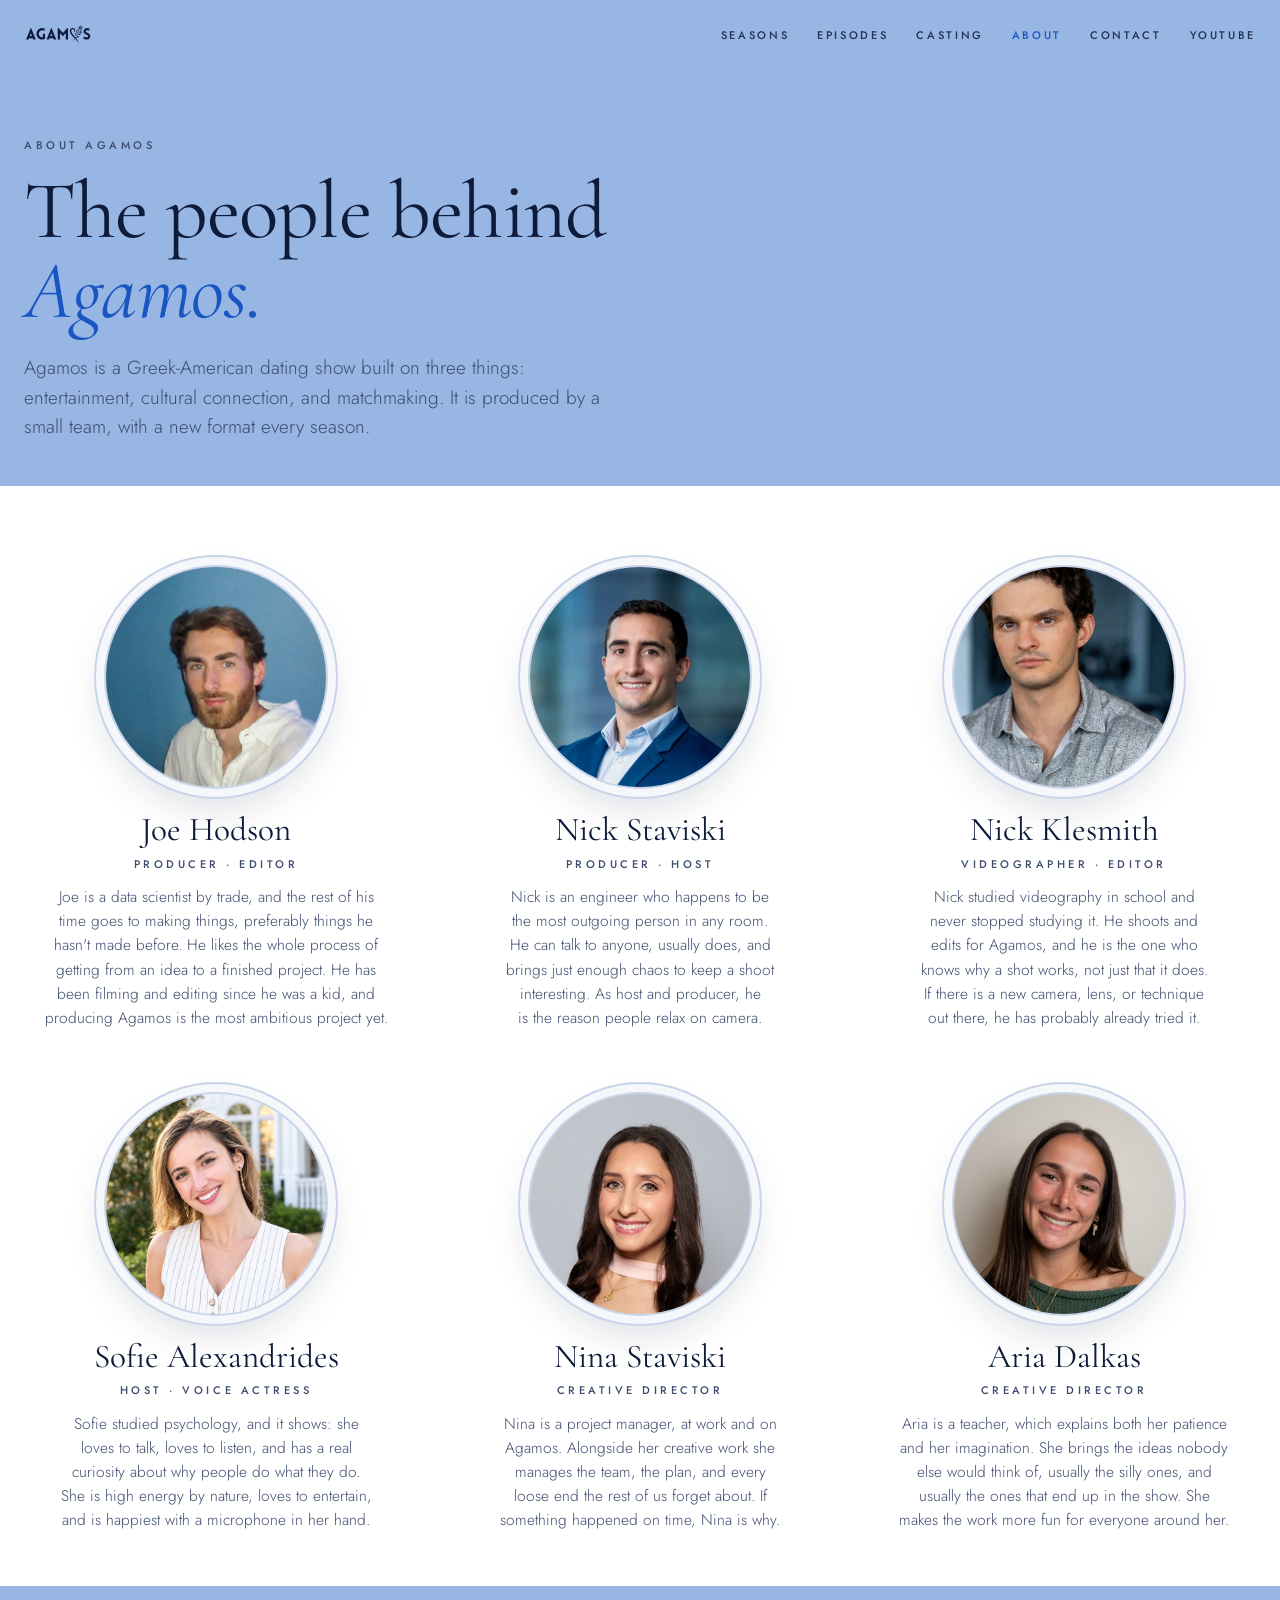
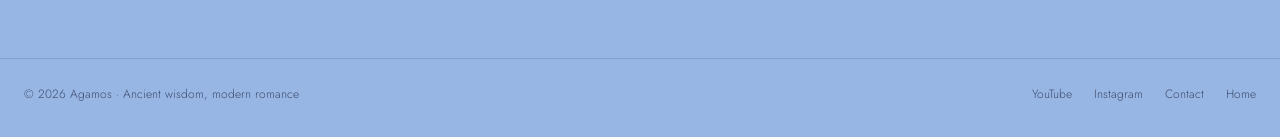
<file: about.html>
<!doctype html>
<html lang="en">
<head>
<meta charset="utf-8">
<meta name="viewport" content="width=device-width, initial-scale=1, viewport-fit=cover">
<title>About · Agamos</title>
<meta name="description" content="The team behind Agamos, the Greek-American dating show.">
<meta property="og:site_name" content="Agamos">
<meta property="og:title" content="About Agamos">
<meta property="og:description" content="The people behind the show.">
<meta property="og:image" content="https://agamos.tv/assets/og.jpg">
<meta property="og:url" content="https://agamos.tv/about.html">
<meta name="twitter:card" content="summary_large_image">
<link rel="apple-touch-icon" href="assets/logo-square.jpg">
<link rel="icon" href="assets/mark.svg" type="image/svg+xml">
<link rel="preconnect" href="https://fonts.googleapis.com">
<link rel="preconnect" href="https://fonts.gstatic.com" crossorigin>
<link rel="stylesheet" href="https://fonts.googleapis.com/css2?family=Jost:wght@300;400;500;600&family=Cormorant+Garamond:ital,wght@0,300;0,400;1,300;1,400&display=swap">
<style>
  :root{--sky:#98B6E4;--ink:#0E1B3A;--ink-soft:#3E4C6E;--paper:#FFFFFF;--blue:#1A56C2;--marble:#EEF1F6;--line:rgba(14,27,58,.14);--heart:linear-gradient(135deg,#635BB3,#C660A8);
    --sans:"Jost","Futura","Avenir Next",system-ui,sans-serif;--serif:"Cormorant Garamond",Georgia,serif}
  *{box-sizing:border-box} body{margin:0;background:var(--sky);color:var(--ink);font-family:var(--sans);font-weight:300;line-height:1.55;-webkit-font-smoothing:antialiased;overflow-x:hidden}
  a{color:inherit;text-decoration:none} .wrap{width:min(1240px,100% - 48px);margin-inline:auto}
  .eyebrow{text-transform:uppercase;letter-spacing:.32em;font-size:11px;font-weight:500;color:var(--ink-soft)}
  .nav{padding:22px 0;position:relative;z-index:5} .nav .wrap{display:flex;justify-content:space-between;align-items:center}
  .brand img{height:22px;width:auto;display:block;filter:brightness(0) saturate(100%) invert(9%) sepia(38%) saturate(2300%) hue-rotate(205deg)}
  .nav ul{display:flex;gap:28px;list-style:none;margin:0;padding:0}
  .nav li a{font-size:11px;letter-spacing:.24em;text-transform:uppercase;font-weight:500;opacity:.85} .nav li a:hover,.nav li a[aria-current]{opacity:1;color:var(--blue)}
  .intro{padding:7vh 0 5vh;max-width:760px} .intro h1{margin:14px 0 0;font-family:var(--serif);font-weight:400;font-size:clamp(44px,6.4vw,92px);line-height:.98;letter-spacing:-.01em} .intro h1 em{font-style:italic;color:var(--blue)}
  .intro p{margin:22px 0 0;font-size:19px;color:var(--ink-soft);max-width:600px}
  footer{padding:26px 0 34px;font-size:12px;color:var(--ink-soft);border-top:1px solid var(--line);margin-top:8vh} footer .wrap{display:flex;justify-content:space-between;gap:20px;flex-wrap:wrap}
  .ph{display:grid;place-items:center;background:linear-gradient(160deg,#EEF1F6,#DDE5F3);color:var(--ink-soft);font-family:var(--serif);position:relative;overflow:hidden}
  .ph::after{content:"photo";position:absolute;bottom:8px;left:0;right:0;text-align:center;font-family:var(--sans);font-size:9px;letter-spacing:.3em;text-transform:uppercase;opacity:.55}
  .ph b{font-weight:400;background:var(--heart);-webkit-background-clip:text;background-clip:text;color:transparent}
  @media (max-width:820px){.nav ul{gap:14px} .nav li.hide-m{display:none}}

  .coins{background:#fff;padding:9vh 0 6vh}
  .grid{display:grid;grid-template-columns:repeat(3,1fr);gap:64px 40px}
  .coin{display:flex;flex-direction:column;align-items:center;text-align:center;perspective:900px}
  .disc{width:min(19vw,220px);aspect-ratio:1;position:relative;transform-style:preserve-3d;transition:transform .8s cubic-bezier(.2,.7,.2,1);cursor:pointer;outline:none}
  .coin:hover .disc,.disc:focus-visible,.disc.flip{transform:rotateY(180deg)}
  .face{position:absolute;inset:0;border-radius:50%;backface-visibility:hidden;display:grid;place-items:center;overflow:hidden}
  .front{background:radial-gradient(circle at 35% 30%,#fff,#E6ECF7 70%);box-shadow:0 0 0 2px #C9D4E8,0 0 0 10px #F5F7FB,0 0 0 12px #C9D4E8,0 18px 40px rgba(14,27,58,.16)}
  .front svg{position:absolute;inset:0;width:100%;height:100%}
  .front b{font-family:var(--serif);font-weight:400;font-size:clamp(34px,5vw,64px);background:var(--heart);-webkit-background-clip:text;background-clip:text;color:transparent}
  .back{transform:rotateY(180deg)}
  .photo{box-shadow:0 0 0 2px #C9D4E8,0 0 0 10px #F5F7FB,0 0 0 12px #C9D4E8,0 18px 40px rgba(14,27,58,.16);background:#DDE5F3}
  .photo{position:absolute}
  .photo img{position:absolute;inset:0;width:100%;height:100%;object-fit:cover;display:block}
  .coin:not(.has-photo) .disc{cursor:default} .coin:not(.has-photo):hover .disc,.coin:not(.has-photo) .disc.flip{transform:none}
  .coin h2{margin:26px 0 0;font-family:var(--serif);font-weight:400;font-size:clamp(26px,2.6vw,36px);line-height:1.05} .coin .role{margin-top:8px} .coin p{margin:12px auto 0;max-width:330px;font-size:15.5px;color:var(--ink-soft);text-wrap:balance}
  .coin p.long{text-wrap:pretty;max-width:345px}
  @media (max-width:820px){.grid{grid-template-columns:repeat(2,1fr);gap:44px 20px} .disc{width:36vw}}
  @media (prefers-reduced-motion:reduce){.disc{transition:none}}

</style>
</head>
<body>
<nav class="nav"><div class="wrap">
  <a class="brand" href="index.html" aria-label="Agamos home"><img src="assets/wordmark.svg" alt="Agamos"></a>
  <ul><li class="hide-m"><a href="index.html#seasons">Seasons</a></li><li class="hide-m"><a href="index.html#episodes">Episodes</a></li><li><a href="index.html#casting">Casting</a></li><li><a href="about.html" aria-current="page">About</a></li><li><a href="contact.html">Contact</a></li><li class="hide-m"><a href="https://www.youtube.com/@AgamosTV" target="_blank" rel="noopener">YouTube</a></li></ul>
</div></nav>
<div class="wrap"><section class="intro">
  <span class="eyebrow">About Agamos</span>
  <h1>The people behind <em>Agamos.</em></h1>
  <p>Agamos is a Greek-American dating show built on three things: entertainment, cultural connection, and matchmaking. It is produced by a small team, with a new format every season.</p>
</section></div>
<section class="coins"><div class="wrap"><div class="grid">

  <article class="coin has-photo"><div class="disc" tabindex="0"><div class="face photo"><img src="assets/team-joe.jpg" alt="Joe Hodson"></div><div class="face front back"><svg viewBox="0 0 200 200" aria-hidden="true"><defs><path id="r0" d="M100,100 m-82,0 a82,82 0 1,1 164,0 a82,82 0 1,1 -164,0"></path></defs><text font-family="Jost, sans-serif" font-size="9.5" letter-spacing="4.2" fill="#3E4C6E" opacity=".7"><textPath href="#r0">JOE HODSON · ΑΓΑΜΟΣ · JOE HODSON · ΑΓΑΜΟΣ ·</textPath></text></svg><b>JH</b></div></div>
    <h2>Joe Hodson</h2>
    <div class="eyebrow role">Producer · Editor</div>
    <p class="long">Joe is a data scientist by trade, and the rest of his time goes to making things, preferably things he hasn't made before. He likes the whole process of getting from an idea to a finished project. He has been filming and editing since he was a kid, and producing Agamos is the most&nbsp;ambitious&nbsp;project&nbsp;yet.</p>
  </article>

  <article class="coin has-photo"><div class="disc" tabindex="0"><div class="face photo"><img src="assets/team-nick-s.jpg" alt="Nick Staviski"></div><div class="face front back"><svg viewBox="0 0 200 200" aria-hidden="true"><defs><path id="r1" d="M100,100 m-82,0 a82,82 0 1,1 164,0 a82,82 0 1,1 -164,0"></path></defs><text font-family="Jost, sans-serif" font-size="9.5" letter-spacing="4.2" fill="#3E4C6E" opacity=".7"><textPath href="#r1">NICK STAVISKI · ΑΓΑΜΟΣ · NICK STAVISKI · ΑΓΑΜΟΣ ·</textPath></text></svg><b>NS</b></div></div>
    <h2>Nick Staviski</h2>
    <div class="eyebrow role">Producer · Host</div>
    <p>Nick is an engineer who happens to be the most outgoing person in any room. He can talk to anyone, usually does, and brings just enough chaos to keep a shoot interesting. As host and producer, he is the reason people relax on&nbsp;camera.</p>
  </article>

  <article class="coin has-photo"><div class="disc" tabindex="0"><div class="face photo"><img src="assets/team-nick-k.jpg" alt="Nick Klesmith"></div><div class="face front back"><svg viewBox="0 0 200 200" aria-hidden="true"><defs><path id="r2" d="M100,100 m-82,0 a82,82 0 1,1 164,0 a82,82 0 1,1 -164,0"></path></defs><text font-family="Jost, sans-serif" font-size="9.5" letter-spacing="4.2" fill="#3E4C6E" opacity=".7"><textPath href="#r2">NICK KLESMITH · ΑΓΑΜΟΣ · NICK KLESMITH · ΑΓΑΜΟΣ ·</textPath></text></svg><b>NK</b></div></div>
    <h2>Nick Klesmith</h2>
    <div class="eyebrow role">Videographer · Editor</div>
    <p>Nick studied videography in school and never stopped studying it. He shoots and edits for Agamos, and he is the one who knows why a shot works, not just that it does. If there is a new camera, lens, or technique out there, he has probably already tried&nbsp;it.</p>
  </article>

  <article class="coin has-photo"><div class="disc" tabindex="0"><div class="face photo"><img src="assets/team-sofie.jpg" alt="Sofie Alexandrides"></div><div class="face front back"><svg viewBox="0 0 200 200" aria-hidden="true"><defs><path id="r3" d="M100,100 m-82,0 a82,82 0 1,1 164,0 a82,82 0 1,1 -164,0"></path></defs><text font-family="Jost, sans-serif" font-size="9.5" letter-spacing="4.2" fill="#3E4C6E" opacity=".7"><textPath href="#r3">SOFIE ALEXANDRIDES · ΑΓΑΜΟΣ · SOFIE ALEXANDRIDES · ΑΓΑΜΟΣ ·</textPath></text></svg><b>SA</b></div></div>
    <h2>Sofie Alexandrides</h2>
    <div class="eyebrow role">Host · Voice Actress</div>
    <p>Sofie studied psychology, and it shows: she loves to talk, loves to listen, and has a real curiosity about why people do what they do. She is high energy by nature, loves to entertain, and is happiest with a microphone in her&nbsp;hand.</p>
  </article>

  <article class="coin has-photo"><div class="disc" tabindex="0"><div class="face photo"><img src="assets/team-nina.jpg" alt="Nina Staviski"></div><div class="face front back"><svg viewBox="0 0 200 200" aria-hidden="true"><defs><path id="r4" d="M100,100 m-82,0 a82,82 0 1,1 164,0 a82,82 0 1,1 -164,0"></path></defs><text font-family="Jost, sans-serif" font-size="9.5" letter-spacing="4.2" fill="#3E4C6E" opacity=".7"><textPath href="#r4">NINA STAVISKI · ΑΓΑΜΟΣ · NINA STAVISKI · ΑΓΑΜΟΣ ·</textPath></text></svg><b>NS</b></div></div>
    <h2>Nina Staviski</h2>
    <div class="eyebrow role">Creative Director</div>
    <p>Nina is a project manager, at work and on Agamos. Alongside her creative work she manages the team, the plan, and every loose end the rest of us forget about. If something happened on time, Nina is&nbsp;why.</p>
  </article>

  <article class="coin has-photo"><div class="disc" tabindex="0"><div class="face photo"><img src="assets/team-aria.jpg" alt="Aria Dalkas"></div><div class="face front back"><svg viewBox="0 0 200 200" aria-hidden="true"><defs><path id="r5" d="M100,100 m-82,0 a82,82 0 1,1 164,0 a82,82 0 1,1 -164,0"></path></defs><text font-family="Jost, sans-serif" font-size="9.5" letter-spacing="4.2" fill="#3E4C6E" opacity=".7"><textPath href="#r5">ARIA DALKAS · ΑΓΑΜΟΣ · ARIA DALKAS · ΑΓΑΜΟΣ ·</textPath></text></svg><b>AD</b></div></div>
    <h2>Aria Dalkas</h2>
    <div class="eyebrow role">Creative Director</div>
    <p>Aria is a teacher, which explains both her patience and her imagination. She brings the ideas nobody else would think of, usually the silly ones, and usually the ones that end up in the show. She makes the work more fun for everyone around&nbsp;her.</p>
  </article>

</div></div></section>
<footer><div class="wrap"><span>© 2026 Agamos · Ancient wisdom, modern romance</span><span style="display:flex;gap:22px"><a href="https://www.youtube.com/@AgamosTV">YouTube</a><a href="https://www.instagram.com/agamos.tv/">Instagram</a><a href="contact.html">Contact</a><a href="index.html">Home</a></span></div></footer>
<script>(function(){document.querySelectorAll('.disc').forEach(function(d){d.addEventListener('click',function(){d.classList.toggle('flip')})})})();</script>
</body></html>
</file>
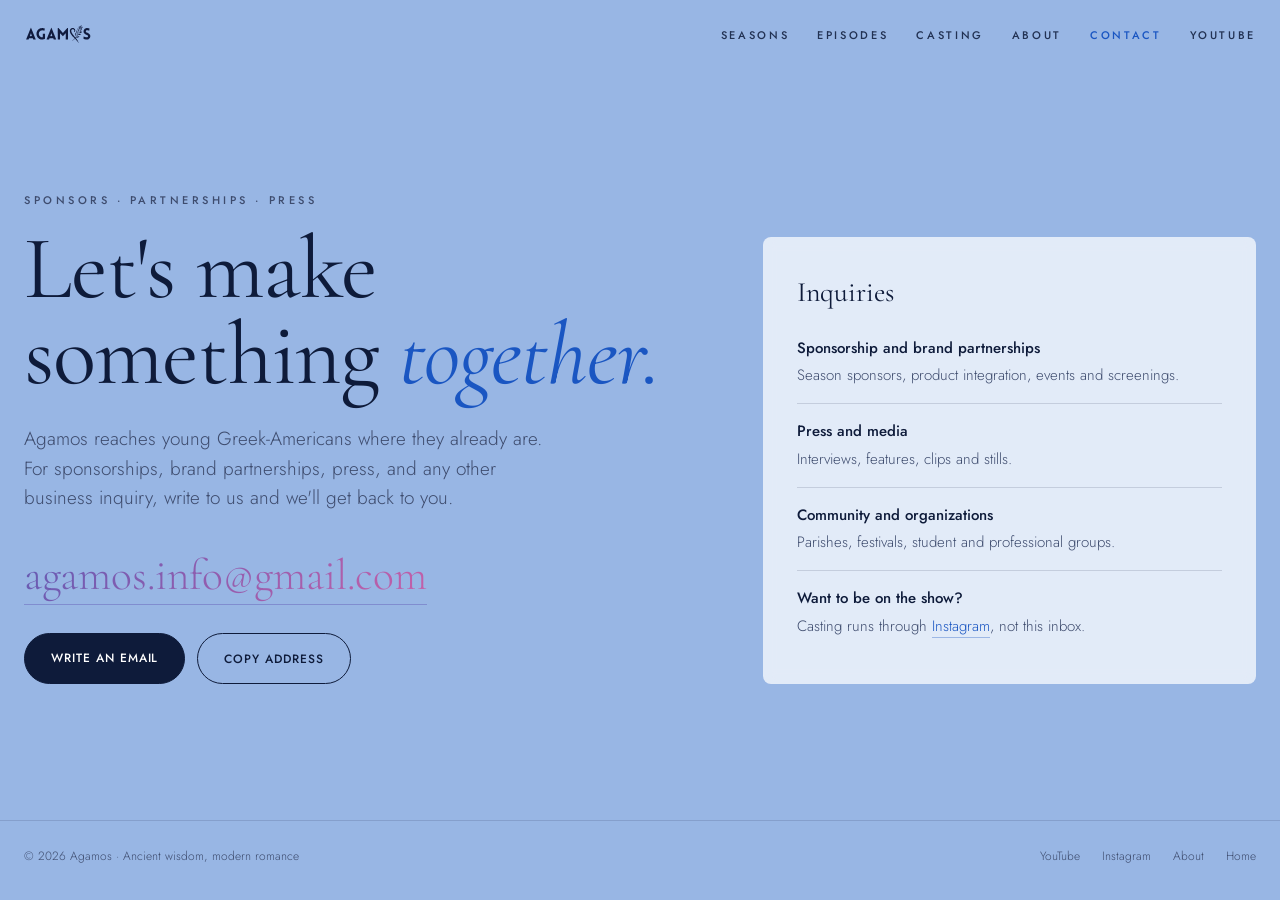
<file: contact.html>
<!doctype html>
<html lang="en">
<head>
<meta charset="utf-8">
<meta name="viewport" content="width=device-width, initial-scale=1, viewport-fit=cover">
<title>Contact · Agamos</title>
<meta name="description" content="Sponsorships, brand partnerships, press and business inquiries for Agamos, the Greek-American dating show.">
<meta property="og:site_name" content="Agamos">
<meta property="og:title" content="Contact Agamos">
<meta property="og:description" content="Sponsorships, partnerships, press and business inquiries.">
<meta property="og:image" content="https://agamos.tv/assets/og.jpg">
<meta property="og:url" content="https://agamos.tv/contact.html">
<meta name="twitter:card" content="summary_large_image">
<link rel="icon" href="assets/mark.svg" type="image/svg+xml">
<link rel="apple-touch-icon" href="assets/logo-square.jpg">
<link rel="preconnect" href="https://fonts.googleapis.com">
<link rel="preconnect" href="https://fonts.gstatic.com" crossorigin>
<link rel="stylesheet" href="https://fonts.googleapis.com/css2?family=Jost:wght@300;400;500;600&family=Cormorant+Garamond:ital,wght@0,300;0,400;1,300;1,400&display=swap">
<style>
  :root{
    --sky:#98B6E4; --ink:#0E1B3A; --ink-soft:#3E4C6E; --paper:#FFFFFF; --blue:#1A56C2; --marble:#EEF1F6; --line:rgba(14,27,58,.14);
    --heart:linear-gradient(135deg,#635BB3,#C660A8);
    --sans:"Jost","Futura","Avenir Next",system-ui,sans-serif; --serif:"Cormorant Garamond",Georgia,serif;
  }
  *{box-sizing:border-box}
  body{margin:0;background:var(--sky);color:var(--ink);font-family:var(--sans);font-weight:300;line-height:1.55;-webkit-font-smoothing:antialiased;min-height:100vh;min-height:100svh;display:flex;flex-direction:column}
  a{color:inherit;text-decoration:none}
  .wrap{width:min(1240px,100% - 48px);margin-inline:auto}
  .eyebrow{text-transform:uppercase;letter-spacing:.32em;font-size:11px;font-weight:500;color:var(--ink-soft)}
  .nav{padding:22px 0}
  .nav .wrap{display:flex;justify-content:space-between;align-items:center}
  .brand img{height:22px;width:auto;display:block;filter:brightness(0) saturate(100%) invert(9%) sepia(38%) saturate(2300%) hue-rotate(205deg)}
  .nav ul{display:flex;gap:28px;list-style:none;margin:0;padding:0}
  .nav li a{font-size:11px;letter-spacing:.24em;text-transform:uppercase;font-weight:500;opacity:.85} .nav li a:hover,.nav li a[aria-current]{opacity:1;color:var(--blue)}

  main{flex:1;display:flex;align-items:center;padding:8vh 0 10vh}
  .grid{display:grid;grid-template-columns:1.15fr .85fr;gap:72px;align-items:end}
  h1{margin:14px 0 0;font-family:var(--serif);font-weight:400;font-size:clamp(44px,7vw,104px);line-height:.96;letter-spacing:-.01em}
  h1 em{font-style:italic;color:var(--blue)}
  .lede{max-width:520px;margin:26px 0 0;font-size:19px;color:var(--ink-soft)}
  .mail{display:inline-block;margin-top:40px;font-family:var(--serif);font-size:clamp(26px,3.4vw,44px);line-height:1.1;background:var(--heart);-webkit-background-clip:text;background-clip:text;color:transparent;border-bottom:1px solid rgba(99,91,179,.45);padding-bottom:4px;transition:border-color .25s}
  .mail:hover{border-color:#C660A8}
  .actions{display:flex;gap:12px;flex-wrap:wrap;margin-top:28px}
  .btn{display:inline-flex;align-items:center;gap:10px;padding:15px 26px;border:1px solid var(--ink);border-radius:999px;font-weight:500;letter-spacing:.08em;text-transform:uppercase;font-size:12px;background:transparent;color:var(--ink);font-family:var(--sans);cursor:pointer;transition:background .25s,color .25s,transform .25s}
  .btn:hover{background:var(--ink);color:#fff;transform:translateY(-2px)}
  .btn.solid{background:var(--ink);color:#fff} .btn.solid:hover{background:var(--blue);border-color:var(--blue)}
  .btn:focus-visible,.mail:focus-visible,.nav a:focus-visible{outline:2px solid var(--blue);outline-offset:4px}

  .card{background:rgba(255,255,255,.72);backdrop-filter:blur(6px);border-radius:8px;padding:34px 34px 30px}
  .card h2{margin:0 0 6px;font-family:var(--serif);font-weight:400;font-size:28px}
  .card dl{margin:0;display:grid}
  .card dl div{padding:16px 0;border-top:1px solid var(--line)}
  .card dl div:first-child{border-top:0}
  .card dt{font-weight:500;font-size:15px}
  .card dd{margin:4px 0 0;color:var(--ink-soft);font-size:15px}
  .card dd a{color:var(--blue);border-bottom:1px solid rgba(26,86,194,.35)}

  footer{padding:26px 0 34px;font-size:12px;color:var(--ink-soft);border-top:1px solid var(--line)}
  footer .wrap{display:flex;justify-content:space-between;gap:20px;flex-wrap:wrap}
  footer a:hover{color:var(--blue)}

  @media (max-width:820px){
    .nav ul{gap:16px} .nav li.hide-m{display:none}
    .grid{grid-template-columns:1fr;gap:44px;align-items:start}
    main{align-items:flex-start;padding-top:6vh}
  }
  @media (prefers-reduced-motion:reduce){.btn{transition:none}}
</style>
</head>
<body>
<nav class="nav"><div class="wrap">
  <a class="brand" href="index.html" aria-label="Agamos home"><img src="assets/wordmark.svg" alt="Agamos"></a>
  <ul>
    <li class="hide-m"><a href="index.html#seasons">Seasons</a></li>
    <li class="hide-m"><a href="index.html#episodes">Episodes</a></li>
    <li><a href="index.html#casting">Casting</a></li>
    <li><a href="about.html">About</a></li>
    <li><a href="contact.html" aria-current="page">Contact</a></li>
    <li class="hide-m"><a href="https://www.youtube.com/@AgamosTV" target="_blank" rel="noopener">YouTube</a></li>
  </ul>
</div></nav>

<main><div class="wrap grid">
  <div>
    <span class="eyebrow">Sponsors · Partnerships · Press</span>
    <h1>Let's make<br>something <em>together.</em></h1>
    <p class="lede">Agamos reaches young Greek-Americans where they already are. For sponsorships, brand partnerships, press, and any other business inquiry, write to us and we'll get back to you.</p>
    <a class="mail" id="mail" href="mailto:agamos.info@gmail.com?subject=Agamos%20inquiry">agamos.info@gmail.com</a>
    <div class="actions">
      <a class="btn solid" href="mailto:agamos.info@gmail.com?subject=Agamos%20inquiry">Write an email</a>
      <button class="btn" id="copy" type="button">Copy address</button>
    </div>
  </div>
  <aside class="card">
    <h2>Inquiries</h2>
    <dl>
      <div><dt>Sponsorship and brand partnerships</dt><dd>Season sponsors, product integration, events and screenings.</dd></div>
      <div><dt>Press and media</dt><dd>Interviews, features, clips and stills.</dd></div>
      <div><dt>Community and organizations</dt><dd>Parishes, festivals, student and professional groups.</dd></div>
      <div><dt>Want to be on the show?</dt><dd>Casting runs through <a href="https://www.instagram.com/agamos.tv/" target="_blank" rel="noopener">Instagram</a>, not this inbox.</dd></div>
    </dl>
  </aside>
</div></main>

<footer><div class="wrap">
  <span>© 2026 Agamos · Ancient wisdom, modern romance</span>
  <span style="display:flex;gap:22px"><a href="https://www.youtube.com/@AgamosTV" target="_blank" rel="noopener">YouTube</a><a href="https://www.instagram.com/agamos.tv/" target="_blank" rel="noopener">Instagram</a><a href="about.html">About</a><a href="index.html">Home</a></span>
</div></footer>

<script>
  (function(){
    var b=document.getElementById('copy'); if(!b) return;
    b.addEventListener('click',function(){
      var done=function(){ b.textContent='Copied'; setTimeout(function(){ b.textContent='Copy address'; },1800); };
      if(navigator.clipboard&&navigator.clipboard.writeText){ navigator.clipboard.writeText('agamos.info@gmail.com').then(done,function(){ location.href='mailto:agamos.info@gmail.com'; }); }
      else { location.href='mailto:agamos.info@gmail.com'; }
    });
  })();
</script>
</body>
</html>
</file>
